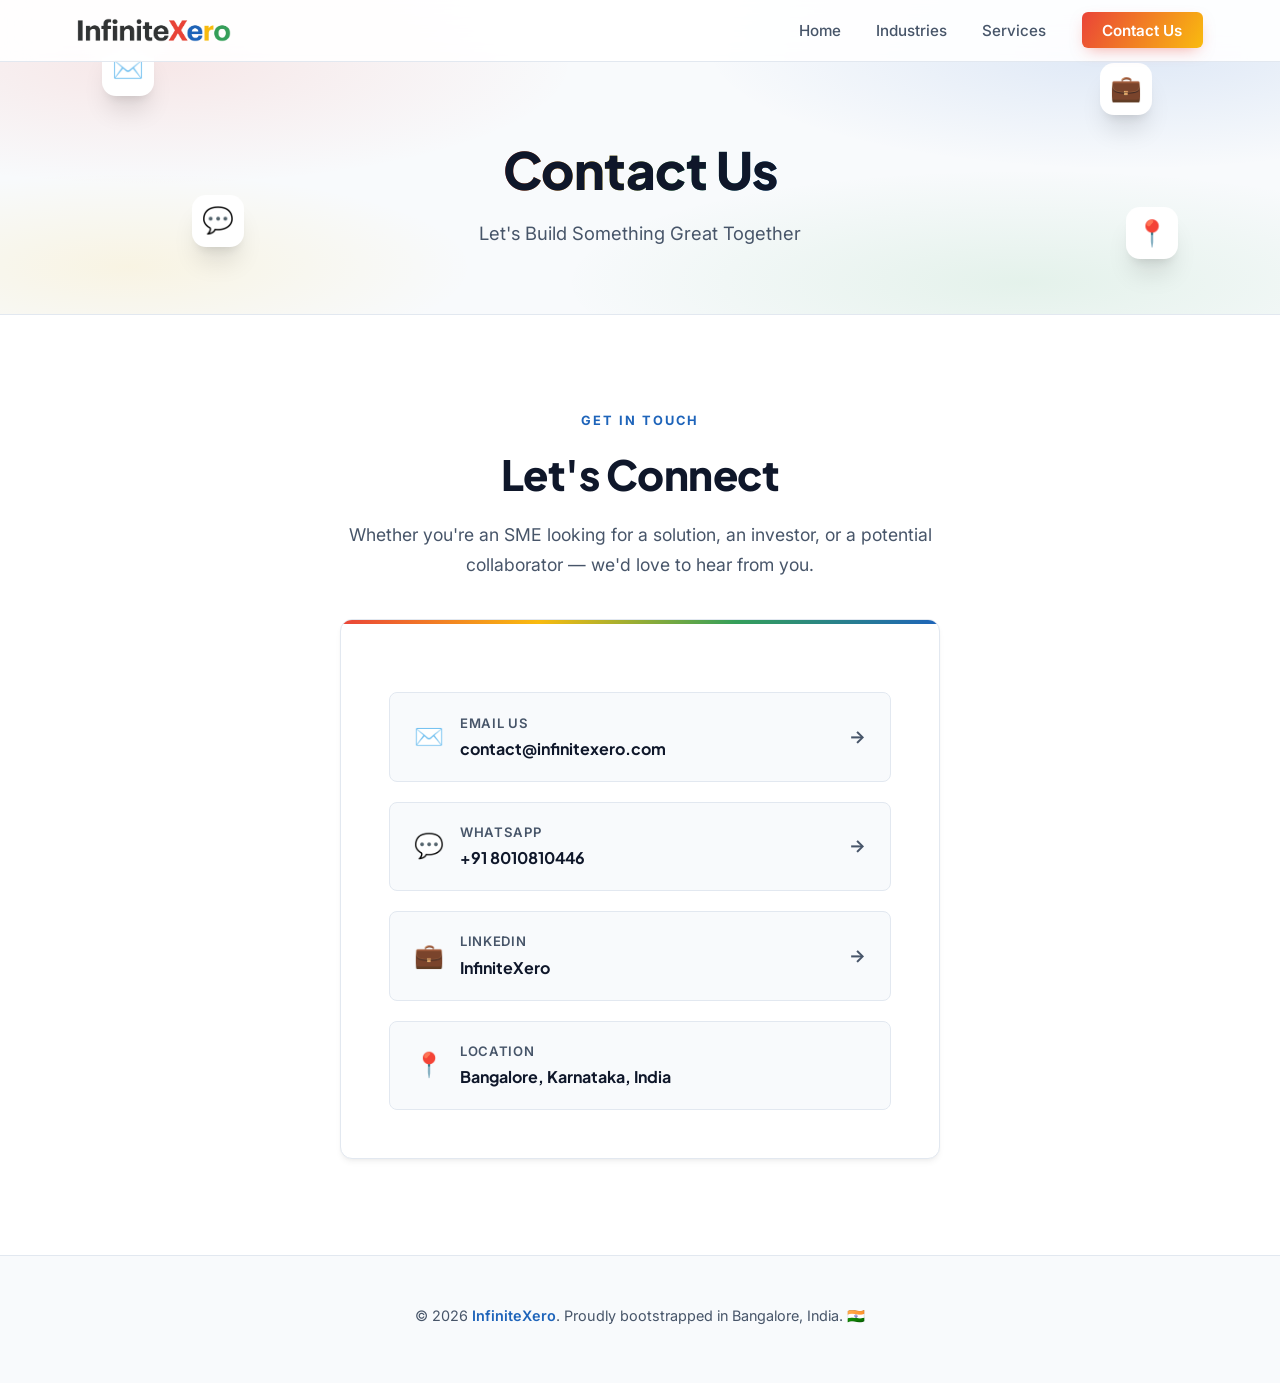
<file: contact-us.html>
<!DOCTYPE html>
<html lang="en">

<head>
  <meta charset="UTF-8" />
  <meta name="viewport" content="width=device-width, initial-scale=1.0" />
  <title>Contact Us — InfiniteXero</title>
  <link rel="stylesheet" href="/style.css" />
    <link rel="icon" type="image/png" href="/ix_logo_lightbg.png" />
  <style>
    /* ── PAGE-SPECIFIC CONTACT STYLE ── */
    .page-hero {
      min-height: 35vh;
      display: flex;
      flex-direction: column;
      align-items: center;
      justify-content: center;
      text-align: center;
      padding: 8rem 6% 4rem;
      background: var(--bg-secondary);
      border-bottom: 1px solid var(--border);
      position: relative;
      overflow: hidden;
    }

    .page-hero h1 {
      font-family: 'Plus Jakarta Sans', sans-serif;
      font-size: clamp(2.2rem, 5vw, 3.2rem);
      font-weight: 800;
      color: var(--text);
      margin-bottom: 0.5rem;
      letter-spacing: -0.5px;
    }

    .page-hero p {
      color: var(--text-muted);
      font-size: 1.15rem;
      max-width: 600px;
      margin: 0 auto;
    }

    #contact {
      background: var(--bg);
    }

    .contact-wrap {
      max-width: 600px;
      margin: 0 auto;
      text-align: center;
    }

    .contact-card {
      background: var(--card-bg);
      border: 1px solid var(--border);
      border-radius: 12px;
      padding: 3rem;
      margin-top: 2.5rem;
      box-shadow: var(--card-shadow);
      position: relative;
      overflow: hidden;
    }

    .contact-card::before {
      content: '';
      position: absolute;
      top: 0;
      left: 0;
      right: 0;
      height: 4px;
      background: var(--grad-full);
    }

    .contact-links {
      display: flex;
      flex-direction: column;
      gap: 1.25rem;
      margin-top: 1.5rem;
    }

    .contact-link {
      display: flex;
      align-items: center;
      justify-content: space-between;
      background: var(--bg-secondary);
      border: 1px solid var(--border);
      border-radius: 8px;
      padding: 1.2rem 1.5rem;
      text-decoration: none;
      color: var(--text);
      transition: border-color 0.2s, background 0.2s;
    }

    .contact-link:hover {
      border-color: var(--accent-blue);
      background: rgba(30, 98, 201, 0.02);
    }

    .contact-link-left {
      display: flex;
      align-items: center;
      gap: 1rem;
      text-align: left;
      min-width: 0;
    }

    .contact-link-left > div {
      min-width: 0;
    }

    .contact-link-icon {
      font-size: 1.5rem;
    }

    .contact-link-label {
      font-size: 0.82rem;
      color: var(--text-muted);
      font-weight: 600;
      text-transform: uppercase;
      letter-spacing: 0.05em;
    }

    .contact-link-value {
      font-family: 'Plus Jakarta Sans', sans-serif;
      font-size: 1rem;
      font-weight: 700;
      color: var(--text);
      margin-top: 0.15rem;
      word-break: break-all;
    }

    .contact-arrow {
      color: var(--text-muted);
      font-size: 1.1rem;
      font-weight: 700;
    }

    .page-title {
      font-family: 'Plus Jakarta Sans', sans-serif;
      font-size: clamp(2rem, 4vw, 2.6rem);
      font-weight: 800;
      letter-spacing: -0.5px;
      margin-bottom: 0.75rem;
      color: var(--text);
    }

    @media (max-width: 768px) {
      .contact-card {
        padding: 2rem 1.5rem;
      }
      .contact-link {
        flex-direction: column;
        align-items: flex-start;
        gap: 0.75rem;
        padding: 1.2rem;
      }
      .contact-arrow {
        display: none;
      }
      .contact-link-value {
        font-size: 0.9rem;
        word-break: break-all;
      }
    }
  </style>
</head>

<body>

  <!-- NAV -->
  <nav>
    <a class="logo" href="/home">
      <img src="/infinitexero_logo.png" alt="InfiniteXero" />
    </a>
    <button class="hamburger" id="hamburger">
      <span></span>
      <span></span>
      <span></span>
    </button>
    <ul class="nav-links" id="navLinks">
      <li><a href="/home">Home</a></li>
      <li><a href="/products">Industries</a></li>
      <li><a href="/services">Services</a></li>
      <li><a href="/contact-us.html" class="nav-cta">Contact Us</a></li>
    </ul>
  </nav>

  <script>
    const hamburger = document.getElementById('hamburger');
    const navLinks = document.getElementById('navLinks');

    hamburger.addEventListener('click', () => {
      hamburger.classList.toggle('active');
      navLinks.classList.toggle('active');
    });

    document.querySelectorAll('.nav-links a').forEach(link => {
      link.addEventListener('click', () => {
        hamburger.classList.remove('active');
        navLinks.classList.remove('active');
      });
    });
  </script>

  <!-- PAGE HEADER -->
  <section class="page-hero">
    <span class="deco-badge d1">✉️</span>
    <span class="deco-badge d2">💬</span>
    <span class="deco-badge d3">💼</span>
    <span class="deco-badge d4">📍</span>
    <h1>Contact Us</h1>
    <p>Let's Build Something Great Together</p>
  </section>

  <!-- CONTACT -->
  <section id="contact">
    <div class="contact-wrap">
      <div class="section-eyebrow">Get In Touch</div>
      <h2 class="page-title">Let's Connect</h2>
      <p class="section-sub" style="margin: 0 auto 2.5rem;">Whether you're an SME looking for a solution, an investor, or a potential collaborator — we'd love to hear from you.</p>
      
      <div class="contact-card">
        <div class="contact-links">
          <a class="contact-link" href="mailto:contact@infinitexero.com">
            <div class="contact-link-left">
              <span class="contact-link-icon">✉️</span>
              <div>
                <div class="contact-link-label">Email Us</div>
                <div class="contact-link-value">contact@infinitexero.com</div>
              </div>
            </div>
            <span class="contact-arrow">&rarr;</span>
          </a>
          <a class="contact-link" href="https://wa.me/918010810446" target="_blank">
            <div class="contact-link-left">
              <span class="contact-link-icon">💬</span>
              <div>
                <div class="contact-link-label">WhatsApp</div>
                <div class="contact-link-value">+91 8010810446</div>
              </div>
            </div>
            <span class="contact-arrow">&rarr;</span>
          </a>
          <a class="contact-link" href="https://www.linkedin.com/company/infinitexero/about/" target="_blank">
            <div class="contact-link-left">
              <span class="contact-link-icon">💼</span>
              <div>
                <div class="contact-link-label">LinkedIn</div>
                <div class="contact-link-value">InfiniteXero</div>
              </div>
            </div>
            <span class="contact-arrow">&rarr;</span>
          </a>
          <div class="contact-link" style="cursor:default;">
            <div class="contact-link-left">
              <span class="contact-link-icon">📍</span>
              <div>
                <div class="contact-link-label">Location</div>
                <div class="contact-link-value">Bangalore, Karnataka, India</div>
              </div>
            </div>
          </div>
        </div>
      </div>
    </div>
  </section>

  <!-- FOOTER -->
  <footer>
    <p>© 2026 <span>InfiniteXero</span>. Proudly bootstrapped in Bangalore, India. 🇮🇳</p>
  </footer>

</body>

</html>
</file>
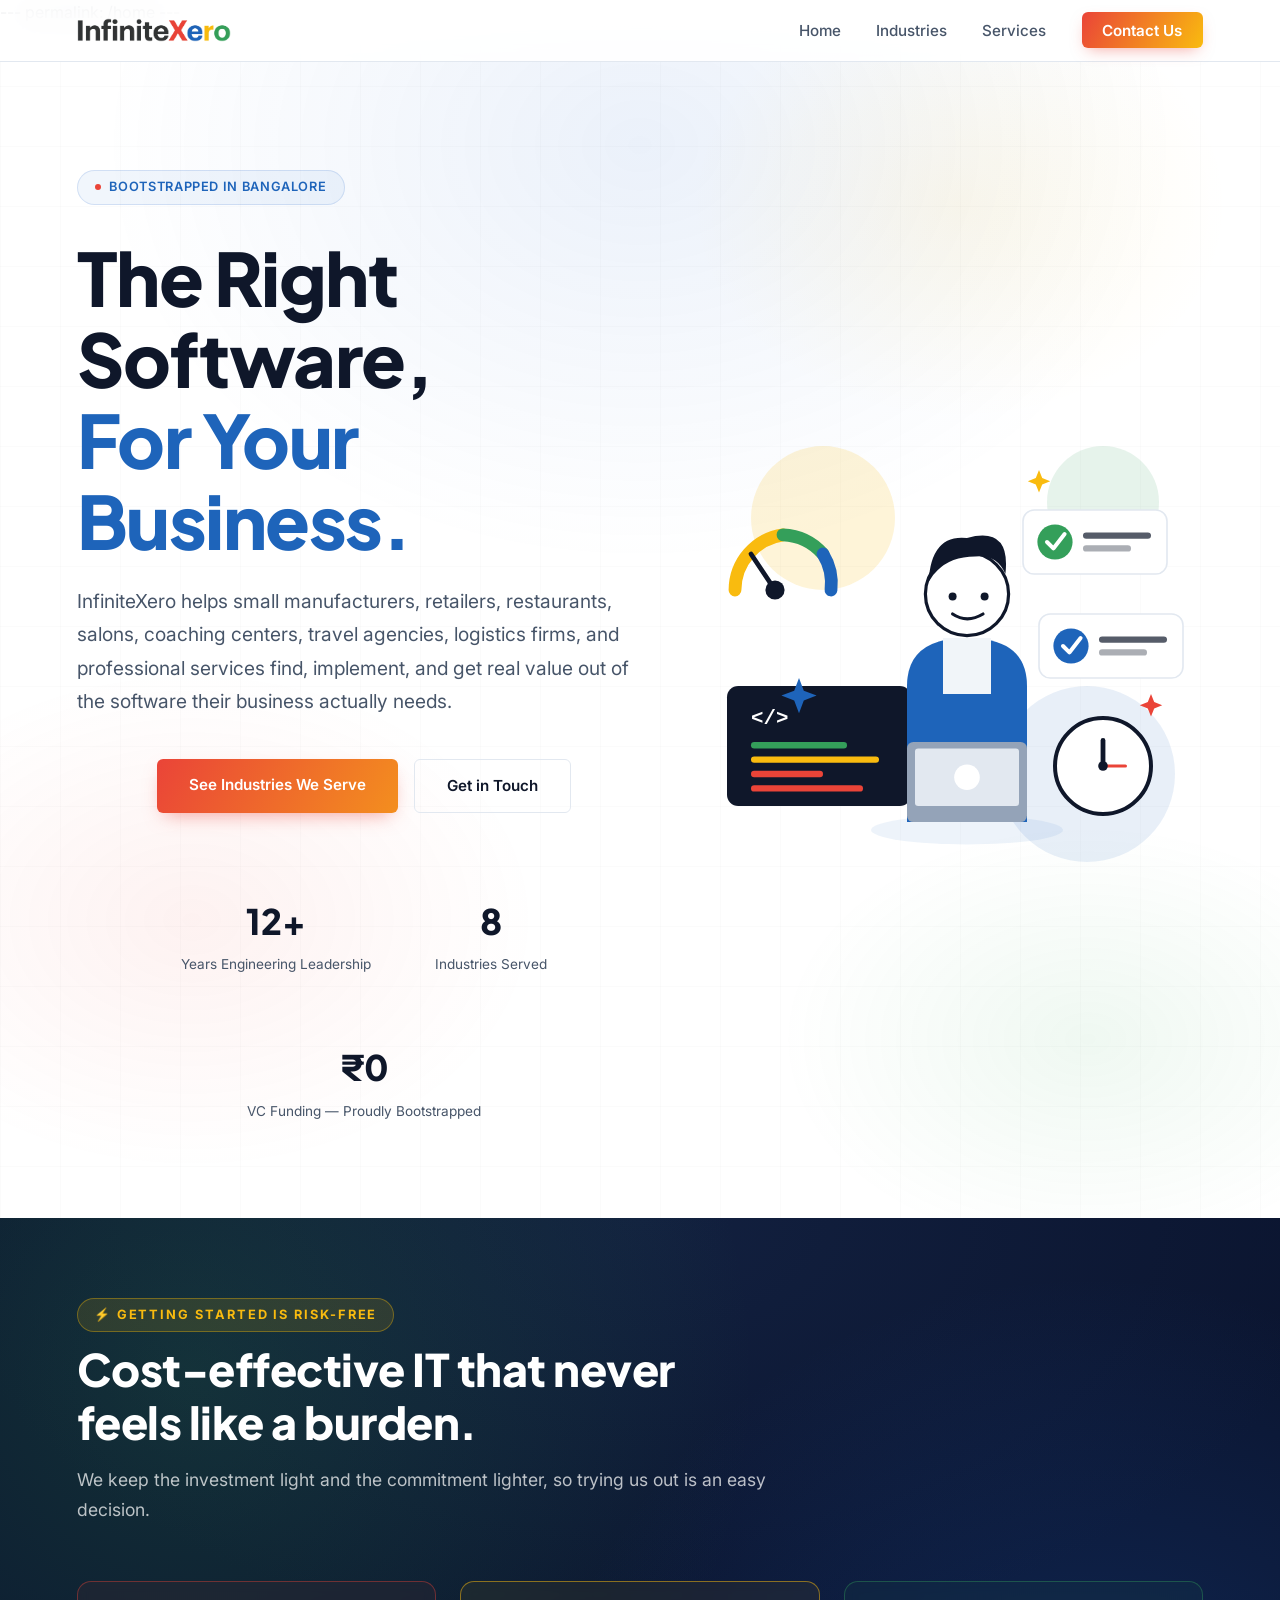
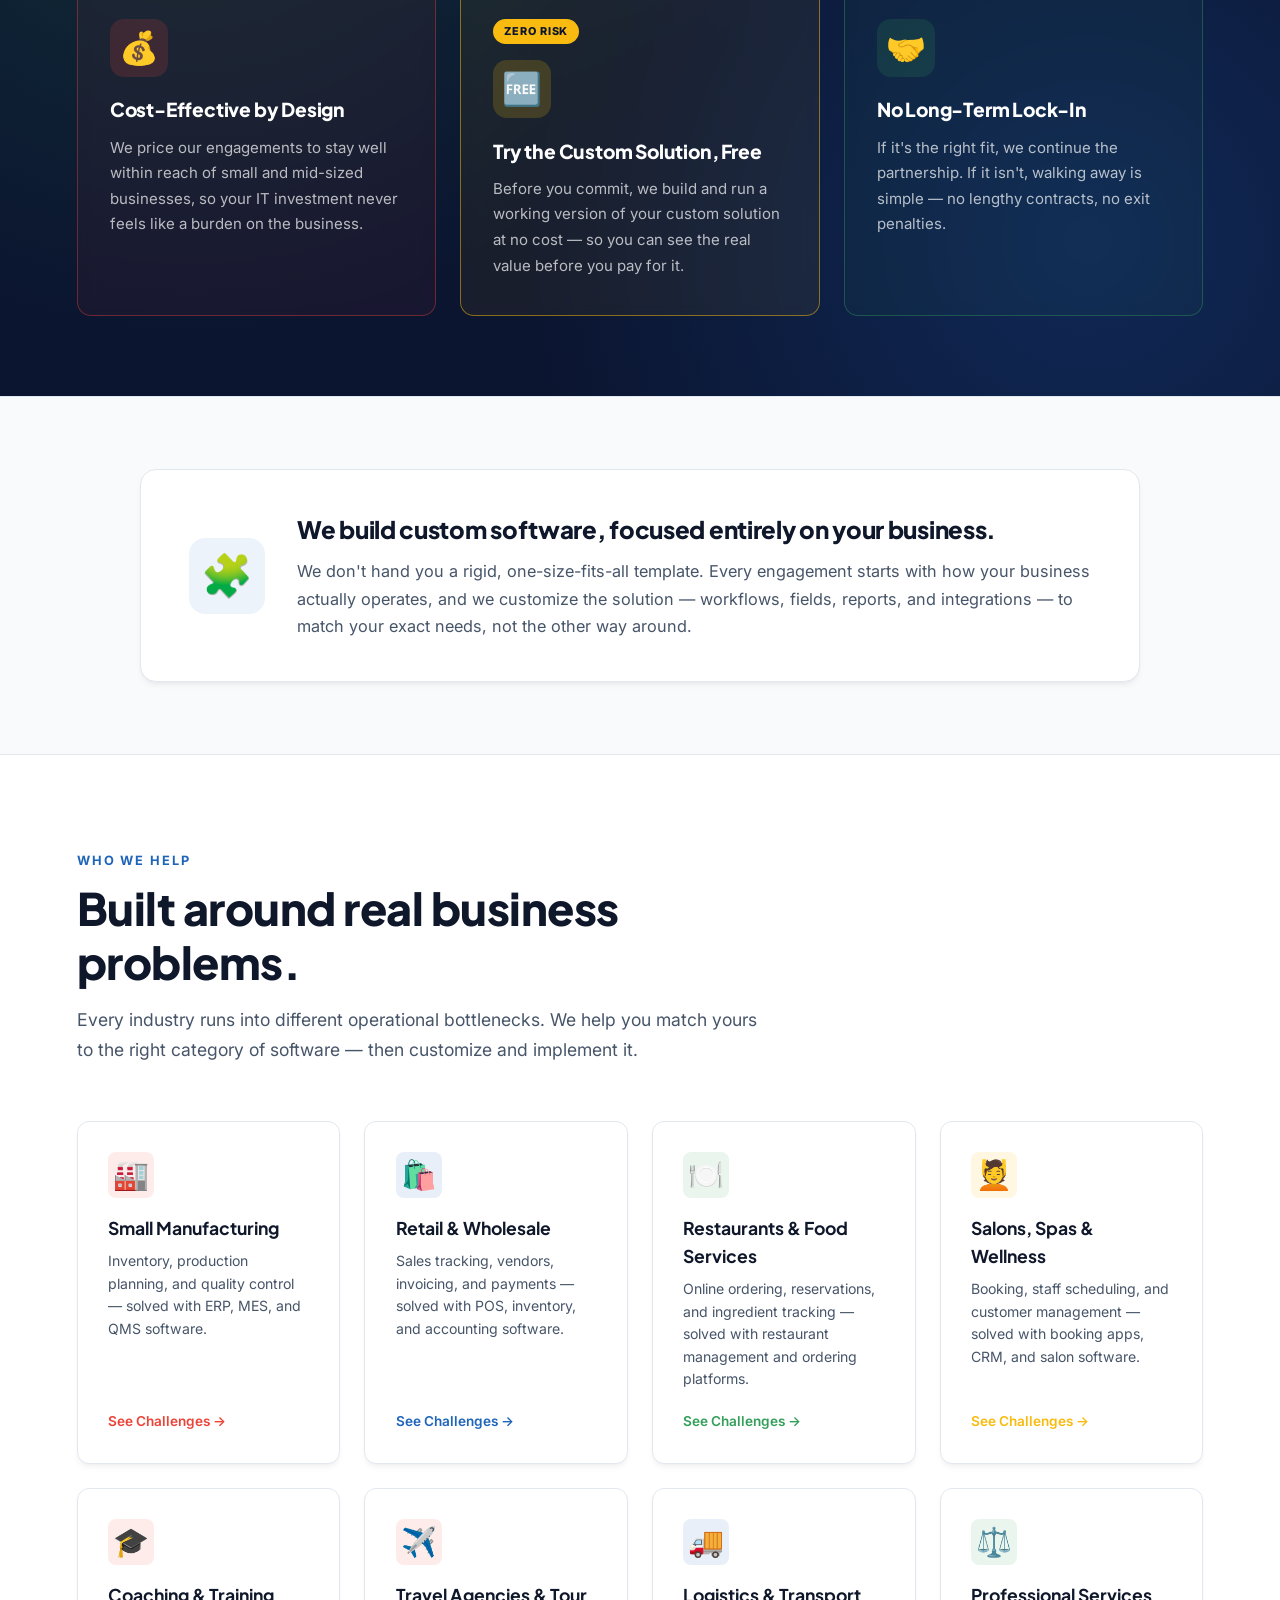
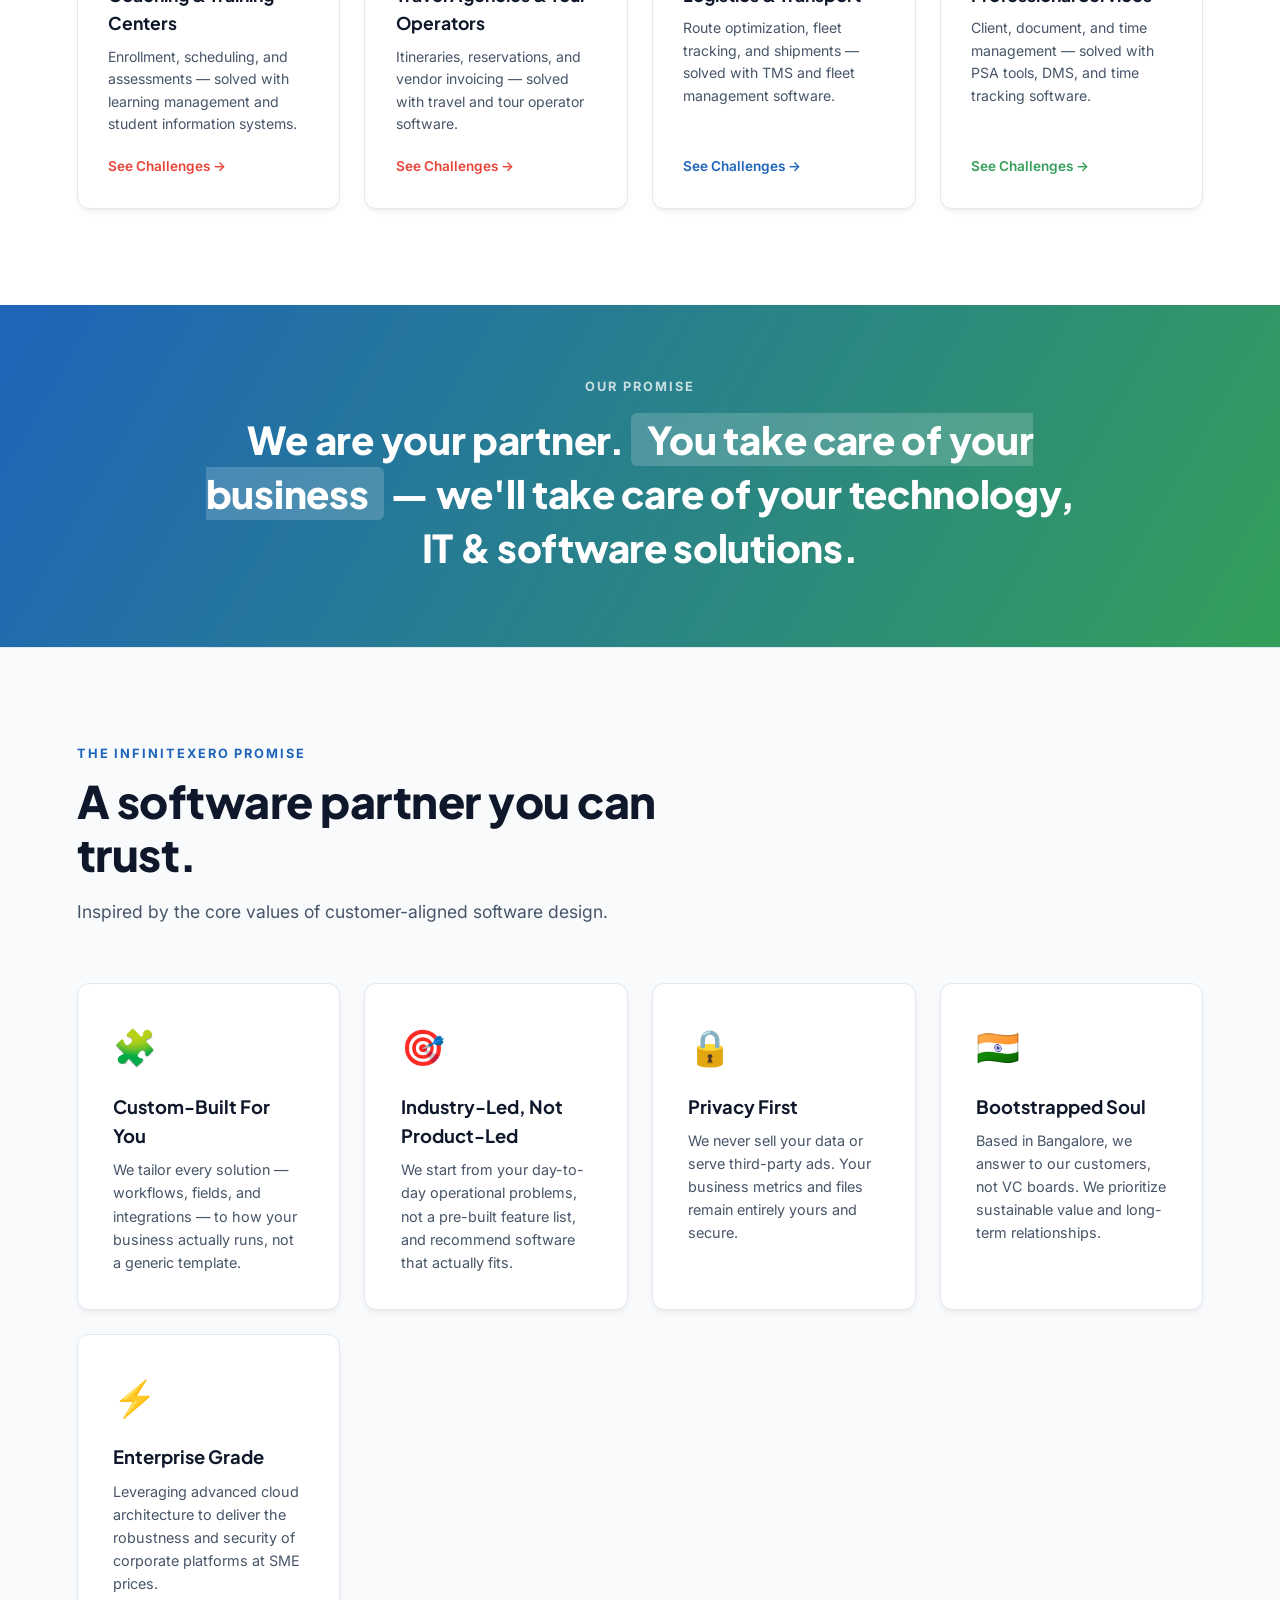
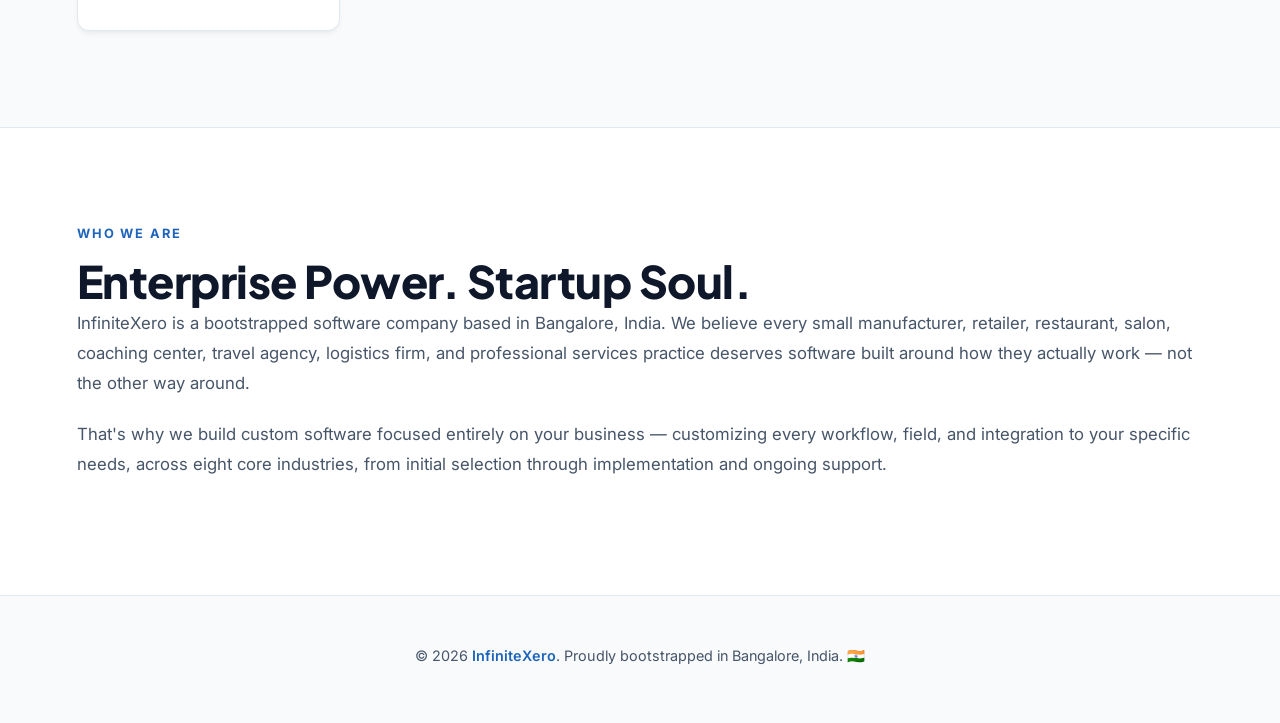
<file: home.html>
---
permalink: /home
---
<!DOCTYPE html>
<html lang="en">

<head>
  <meta charset="UTF-8" />
  <meta name="viewport" content="width=device-width, initial-scale=1.0" />
  <title>InfiniteXero — Build Without Limits</title>
  <link rel="stylesheet" href="/style.css" />
    <link rel="icon" type="image/png" href="/ix_logo_lightbg.png" />
  <style>
    /* ── PAGE-SPECIFIC HOME STYLE ── */

    /* Respect users who've asked for less motion */
    @media (prefers-reduced-motion: reduce) {
      * { animation-duration: 0.01ms !important; animation-iteration-count: 1 !important; transition-duration: 0.01ms !important; }
    }

    @keyframes fadeUp {
      from { opacity: 0; transform: translateY(24px); }
      to { opacity: 1; transform: translateY(0); }
    }

    @keyframes floatBlob {
      0%, 100% { transform: translate(0, 0) scale(1); }
      50% { transform: translate(15px, -20px) scale(1.05); }
    }

    @keyframes pulseDot {
      0%, 100% { transform: scale(1); opacity: 1; }
      50% { transform: scale(1.4); opacity: 0.6; }
    }

    /* Scroll-reveal: elements start hidden, JS flips .is-visible on intersect */
    .reveal {
      opacity: 0;
      transform: translateY(28px);
      transition: opacity 0.7s ease, transform 0.7s ease;
    }

    .reveal.is-visible {
      opacity: 1;
      transform: translateY(0);
    }

    .reveal-stagger.is-visible > * {
      animation: fadeUp 0.6s ease both;
    }

    .reveal-stagger.is-visible > *:nth-child(1) { animation-delay: 0.05s; }
    .reveal-stagger.is-visible > *:nth-child(2) { animation-delay: 0.12s; }
    .reveal-stagger.is-visible > *:nth-child(3) { animation-delay: 0.19s; }
    .reveal-stagger.is-visible > *:nth-child(4) { animation-delay: 0.26s; }
    .reveal-stagger.is-visible > *:nth-child(5) { animation-delay: 0.33s; }
    .reveal-stagger.is-visible > *:nth-child(6) { animation-delay: 0.4s; }
    .reveal-stagger.is-visible > *:nth-child(7) { animation-delay: 0.47s; }
    .reveal-stagger.is-visible > *:nth-child(8) { animation-delay: 0.54s; }

    .hero {
      min-height: 90vh;
      display: grid;
      grid-template-columns: 1.05fr 0.95fr;
      align-items: center;
      gap: 2rem;
      text-align: left;
      padding: 9rem 6% 6rem;
      position: relative;
      overflow: hidden;
      background: #ffffff;
    }

    .hero-copy {
      position: relative;
      z-index: 1;
    }

    .hero-actions,
    .hero-stats {
      justify-content: flex-start;
    }

    .hero p {
      margin: 0 0 2.5rem;
    }

    /* ── HERO ILLUSTRATION ── */
    .hero-illustration {
      position: relative;
      z-index: 1;
      display: flex;
      align-items: center;
      justify-content: center;
      animation: fadeUp 0.9s ease 0.25s both;
    }

    .hero-illustration svg {
      width: 100%;
      max-width: 480px;
      height: auto;
      overflow: visible;
    }

    @keyframes illoFloatA {
      0%, 100% { transform: translate(0, 0) rotate(0deg); }
      50% { transform: translate(6px, -14px) rotate(3deg); }
    }
    @keyframes illoFloatB {
      0%, 100% { transform: translate(0, 0) rotate(0deg); }
      50% { transform: translate(-8px, -10px) rotate(-4deg); }
    }
    @keyframes illoBob {
      0%, 100% { transform: translateY(0); }
      50% { transform: translateY(-10px); }
    }
    @keyframes illoSpin {
      from { transform: rotate(0deg); }
      to { transform: rotate(360deg); }
    }
    @keyframes illoSparkle {
      0%, 100% { opacity: 0.35; transform: scale(0.85); }
      50% { opacity: 1; transform: scale(1.15); }
    }
    @keyframes illoTick {
      0%, 100% { transform: rotate(0deg); }
      50% { transform: rotate(8deg); }
    }

    .illo-card-1 { animation: illoFloatA 5s ease-in-out infinite; transform-origin: center; }
    .illo-card-2 { animation: illoFloatB 6s ease-in-out infinite; transform-origin: center; }
    .illo-gauge-needle { animation: illoTick 3.4s ease-in-out infinite; transform-origin: 90px 210px; }
    .illo-clock-hand-min { animation: illoSpin 8s linear infinite; transform-origin: 500px 430px; }
    .illo-clock-hand-hr { animation: illoSpin 32s linear infinite; transform-origin: 500px 430px; }
    .illo-person { animation: illoBob 4.5s ease-in-out infinite; transform-origin: center; }
    .illo-sparkle-a { animation: illoSparkle 2.2s ease-in-out infinite; }
    .illo-sparkle-b { animation: illoSparkle 2.6s ease-in-out infinite 0.4s; }
    .illo-sparkle-c { animation: illoSparkle 1.9s ease-in-out infinite 0.8s; }
    .illo-blob { animation: illoFloatA 10s ease-in-out infinite; transform-origin: center; }

    @media (max-width: 900px) {
      .hero {
        grid-template-columns: 1fr;
        text-align: center;
      }
      .hero-actions, .hero-stats {
        justify-content: center;
      }
      .hero-illustration {
        order: -1;
        margin-bottom: 1rem;
      }
      .hero-illustration svg {
        max-width: 320px;
      }
    }

    .hero-badge, .hero h1, .hero p, .hero-actions, .hero-stats {
      animation: fadeUp 0.8s ease both;
    }

    .hero h1 { animation-delay: 0.1s; }
    .hero p { animation-delay: 0.2s; }
    .hero-actions { animation-delay: 0.3s; }
    .hero-stats { animation-delay: 0.4s; }

    .hero-mesh {
      position: absolute;
      inset: 0;
      z-index: 0;
      background:
        radial-gradient(ellipse 60% 50% at 50% 10%, rgba(30, 98, 201, 0.09) 0%, transparent 70%),
        radial-gradient(ellipse 40% 30% at 85% 85%, rgba(52, 168, 83, 0.08) 0%, transparent 60%),
        radial-gradient(ellipse 45% 35% at 15% 75%, rgba(234, 67, 53, 0.07) 0%, transparent 60%),
        radial-gradient(ellipse 35% 30% at 75% 15%, rgba(251, 188, 5, 0.08) 0%, transparent 60%);
      animation: floatBlob 12s ease-in-out infinite;
    }

    .grid-overlay {
      position: absolute;
      inset: 0;
      z-index: 0;
      background-image:
        linear-gradient(rgba(0, 0, 0, 0.015) 1px, transparent 1px),
        linear-gradient(90deg, rgba(0, 0, 0, 0.015) 1px, transparent 1px);
      background-size: 60px 60px;
    }

    .hero-badge {
      position: relative;
      z-index: 1;
      display: inline-flex;
      align-items: center;
      gap: 0.5rem;
      background: rgba(30, 98, 201, 0.06);
      border: 1px solid rgba(30, 98, 201, 0.15);
      color: var(--accent-blue);
      font-size: 0.8rem;
      font-weight: 600;
      padding: 0.4rem 1.1rem;
      border-radius: 999px;
      margin-bottom: 2rem;
      letter-spacing: 0.05em;
      text-transform: uppercase;
    }

    .hero-badge::before {
      content: '';
      width: 6px;
      height: 6px;
      border-radius: 50%;
      background: var(--accent-red);
      animation: pulseDot 2s ease-in-out infinite;
    }

    .hero h1 {
      position: relative;
      z-index: 1;
      font-family: 'Plus Jakarta Sans', sans-serif;
      font-size: clamp(2.8rem, 6vw, 4.6rem);
      font-weight: 800;
      line-height: 1.1;
      letter-spacing: -1.5px;
      margin-bottom: 1.5rem;
      color: var(--text);
    }

    .hero h1 span {
      color: var(--accent-blue);
    }

    .hero p {
      position: relative;
      z-index: 1;
      color: var(--text-muted);
      font-size: 1.2rem;
      max-width: 640px;
      margin: 0 auto 2.5rem;
      font-weight: 400;
      line-height: 1.75;
    }

    .hero-actions {
      position: relative;
      z-index: 1;
      display: flex;
      gap: 1rem;
      flex-wrap: wrap;
      justify-content: center;
    }

    .hero-stats {
      position: relative;
      z-index: 1;
      display: flex;
      gap: 4rem;
      justify-content: center;
      margin-top: 5rem;
      flex-wrap: wrap;
    }

    .stat {
      text-align: center;
    }

    .stat-num {
      font-family: 'Plus Jakarta Sans', sans-serif;
      font-size: 2.2rem;
      font-weight: 800;
      color: var(--text);
    }

    .stat-label {
      color: var(--text-muted);
      font-size: 0.85rem;
      margin-top: 0.3rem;
    }

    /* ── CUSTOM SOFTWARE BANNER ── */
    #custom-software {
      background: var(--bg-secondary);
      border-top: 1px solid var(--border);
      padding: 4.5rem 6%;
    }

    .custom-banner {
      max-width: 1000px;
      margin: 0 auto;
      display: grid;
      grid-template-columns: auto 1fr;
      gap: 2rem;
      align-items: center;
      background: var(--card-bg);
      border: 1px solid var(--border);
      border-radius: 16px;
      padding: 2.5rem 3rem;
      box-shadow: var(--card-shadow);
      transition: box-shadow 0.3s, transform 0.3s;
    }

    .custom-banner:hover {
      box-shadow: var(--card-shadow-hover);
      transform: translateY(-3px);
    }

    .custom-banner-icon {
      font-size: 2.6rem;
      width: 76px;
      height: 76px;
      flex-shrink: 0;
      display: flex;
      align-items: center;
      justify-content: center;
      border-radius: 16px;
      background: rgba(30, 98, 201, 0.08);
    }

    .custom-banner-title {
      font-family: 'Plus Jakarta Sans', sans-serif;
      font-size: 1.5rem;
      font-weight: 800;
      color: var(--text);
      margin-bottom: 0.6rem;
      letter-spacing: -0.3px;
    }

    .custom-banner-desc {
      color: var(--text-muted);
      font-size: 1.02rem;
      line-height: 1.7;
    }

    @media (max-width: 640px) {
      .custom-banner {
        grid-template-columns: 1fr;
        text-align: center;
        padding: 2rem;
      }
      .custom-banner-icon {
        margin: 0 auto;
      }
    }

    /* ── INDUSTRIES OVERVIEW ── */
    #industries-overview {
      background: var(--bg);
      border-top: 1px solid var(--border);
    }

    .industries-overview-grid {
      display: grid;
      grid-template-columns: repeat(auto-fit, minmax(260px, 1fr));
      gap: 1.5rem;
    }

    .industry-overview-card {
      background: var(--card-bg);
      border: 1px solid var(--border);
      border-radius: 12px;
      padding: 1.9rem;
      transition: transform 0.35s cubic-bezier(0.22, 1, 0.36, 1), box-shadow 0.35s, border-color 0.35s;
      box-shadow: var(--card-shadow);
      text-decoration: none;
      color: inherit;
      display: flex;
      flex-direction: column;
    }

    .industry-overview-card:hover {
      transform: translateY(-6px) scale(1.015);
      box-shadow: var(--card-shadow-hover);
    }

    .industry-overview-card:hover .industry-overview-icon {
      transform: scale(1.12) rotate(-4deg);
    }

    .industry-overview-icon {
      transition: transform 0.3s cubic-bezier(0.22, 1, 0.36, 1);
    }

    .industry-overview-link {
      transition: gap 0.2s;
    }

    .industry-overview-card:hover .industry-overview-link {
      gap: 0.55rem;
    }

    .industry-overview-card.i1:hover { border-color: var(--accent-red); }
    .industry-overview-card.i2:hover { border-color: var(--accent-blue); }
    .industry-overview-card.i3:hover { border-color: var(--accent-green); }
    .industry-overview-card.i4:hover { border-color: var(--accent-yellow); }
    .industry-overview-card.i5:hover { border-color: var(--accent-red); }

    .industry-overview-icon {
      font-size: 1.8rem;
      margin-bottom: 1rem;
      width: 46px;
      height: 46px;
      display: flex;
      align-items: center;
      justify-content: center;
      border-radius: 8px;
    }

    .i1 .industry-overview-icon { background: rgba(234, 68, 56, 0.1); color: var(--accent-red); }
    .i2 .industry-overview-icon { background: rgba(30, 100, 186, 0.1); color: var(--accent-blue); }
    .i3 .industry-overview-icon { background: rgba(52, 159, 90, 0.1); color: var(--accent-green); }
    .i4 .industry-overview-icon { background: rgba(249, 187, 15, 0.12); color: var(--accent-yellow); }
    .i5 .industry-overview-icon { background: rgba(234, 68, 56, 0.1); color: var(--accent-red); }

    .industry-overview-title {
      font-family: 'Plus Jakarta Sans', sans-serif;
      font-size: 1.1rem;
      font-weight: 700;
      margin-bottom: 0.5rem;
      color: var(--text);
    }

    .industry-overview-desc {
      color: var(--text-muted);
      font-size: 0.88rem;
      line-height: 1.6;
      margin-bottom: 1.25rem;
      flex-grow: 1;
    }

    .industry-overview-link {
      color: var(--accent-blue);
      font-weight: 600;
      font-size: 0.85rem;
      display: flex;
      align-items: center;
      gap: 0.35rem;
      margin-top: auto;
    }

    .i1 .industry-overview-link { color: var(--accent-red); }
    .i2 .industry-overview-link { color: var(--accent-blue); }
    .i3 .industry-overview-link { color: var(--accent-green); }
    .i4 .industry-overview-link { color: var(--accent-yellow); }
    .i5 .industry-overview-link { color: var(--accent-red); }

    /* ── PARTNER STATEMENT ── */
    #partner-statement {
      background: linear-gradient(120deg, var(--accent-blue), var(--accent-green));
      padding: 4.5rem 6%;
      position: relative;
      overflow: hidden;
    }

    .partner-statement-inner {
      max-width: 900px;
      margin: 0 auto;
      text-align: center;
      position: relative;
      z-index: 1;
    }

    .partner-statement-eyebrow {
      font-size: 0.8rem;
      font-weight: 700;
      letter-spacing: 0.15em;
      text-transform: uppercase;
      color: rgba(255, 255, 255, 0.75);
      margin-bottom: 1rem;
    }

    .partner-statement-text {
      font-family: 'Plus Jakarta Sans', sans-serif;
      font-size: clamp(1.5rem, 3.2vw, 2.4rem);
      font-weight: 800;
      line-height: 1.4;
      color: #ffffff;
      letter-spacing: -0.3px;
    }

    .partner-statement-text .highlight {
      background: rgba(255, 255, 255, 0.18);
      padding: 0.05em 0.4em;
      border-radius: 6px;
    }

    /* ── WHY US ── */
    #why-us {
      background: var(--bg-secondary);
      border-top: 1px solid var(--border);
    }

    .values-grid {
      display: grid;
      grid-template-columns: repeat(auto-fit, minmax(230px, 1fr));
      gap: 1.5rem;
    }

    .value-card {
      background: var(--card-bg);
      border: 1px solid var(--border);
      border-radius: 12px;
      padding: 2.2rem;
      box-shadow: var(--card-shadow);
      transition: transform 0.3s cubic-bezier(0.22, 1, 0.36, 1), box-shadow 0.3s;
    }

    .value-card:hover {
      transform: translateY(-4px);
      box-shadow: var(--card-shadow-hover);
    }

    .value-card:hover .value-emoji {
      transform: scale(1.15);
    }

    .value-emoji {
      font-size: 2.2rem;
      margin-bottom: 1rem;
      display: inline-block;
      transition: transform 0.3s cubic-bezier(0.22, 1, 0.36, 1);
    }

    .value-name {
      font-family: 'Plus Jakarta Sans', sans-serif;
      font-size: 1.15rem;
      font-weight: 700;
      margin-bottom: 0.5rem;
      color: var(--text);
    }

    .value-desc {
      color: var(--text-muted);
      font-size: 0.9rem;
      line-height: 1.6;
    }

    /* ── RISK-FREE ENGAGEMENT (attention-grabbing banner) ── */
    @keyframes glowPulse {
      0%, 100% { box-shadow: 0 0 0 0 rgba(249, 187, 15, 0.35); }
      50% { box-shadow: 0 0 0 10px rgba(249, 187, 15, 0); }
    }

    #risk-free {
      background: radial-gradient(ellipse 100% 100% at 50% 0%, #12203f 0%, #0b1530 55%, #08102400 100%), #0b1530;
      position: relative;
      overflow: hidden;
      padding: 5rem 6%;
    }

    #risk-free::before {
      content: '';
      position: absolute;
      inset: 0;
      background:
        radial-gradient(circle at 15% 20%, rgba(52, 168, 83, 0.18) 0%, transparent 45%),
        radial-gradient(circle at 85% 80%, rgba(30, 98, 201, 0.25) 0%, transparent 45%);
      pointer-events: none;
    }

    #risk-free .section-header {
      position: relative;
      z-index: 1;
    }

    #risk-free .section-eyebrow {
      display: inline-flex;
      align-items: center;
      gap: 0.5rem;
      background: rgba(251, 188, 5, 0.12);
      border: 1px solid rgba(251, 188, 5, 0.35);
      color: var(--accent-yellow);
      padding: 0.35rem 1rem;
      border-radius: 999px;
    }

    #risk-free .section-title {
      color: #ffffff;
    }

    #risk-free .section-sub {
      color: rgba(255, 255, 255, 0.72);
    }

    .risk-free-grid {
      display: grid;
      grid-template-columns: repeat(auto-fit, minmax(260px, 1fr));
      gap: 1.5rem;
      position: relative;
      z-index: 1;
    }

    .risk-free-card {
      background: rgba(255, 255, 255, 0.04);
      border: 1px solid rgba(255, 255, 255, 0.12);
      backdrop-filter: blur(6px);
      border-radius: 14px;
      padding: 2.3rem 2rem;
      transition: transform 0.35s cubic-bezier(0.22, 1, 0.36, 1), box-shadow 0.35s, border-color 0.35s, background 0.35s;
    }

    .risk-free-card:hover {
      transform: translateY(-6px) scale(1.02);
      border-color: rgba(255, 255, 255, 0.3);
      background: rgba(255, 255, 255, 0.07);
      box-shadow: 0 20px 40px -10px rgba(0, 0, 0, 0.5);
    }

    .risk-free-card:hover .risk-free-icon {
      transform: scale(1.15) rotate(-6deg);
    }

    .risk-free-card.rf-red { border-color: rgba(234, 68, 56, 0.4); background: rgba(234, 68, 56, 0.06); }
    .risk-free-card.rf-yellow { border-color: rgba(249, 187, 15, 0.5); background: rgba(249, 187, 15, 0.06); }
    .risk-free-card.rf-green { border-color: rgba(52, 159, 90, 0.4); background: rgba(52, 159, 90, 0.06); }

    .risk-free-badge {
      display: inline-block;
      font-size: 0.68rem;
      font-weight: 800;
      letter-spacing: 0.08em;
      text-transform: uppercase;
      color: #0b1530;
      background: var(--accent-yellow);
      padding: 0.25rem 0.7rem;
      border-radius: 999px;
      margin-bottom: 1rem;
    }

    .risk-free-icon {
      font-size: 2rem;
      margin-bottom: 1.1rem;
      width: 58px;
      height: 58px;
      display: flex;
      align-items: center;
      justify-content: center;
      border-radius: 14px;
      background: rgba(255, 255, 255, 0.08);
      transition: transform 0.35s cubic-bezier(0.22, 1, 0.36, 1);
    }

    .rf-red .risk-free-icon { background: rgba(234, 68, 56, 0.16); }
    .rf-yellow .risk-free-icon { background: rgba(249, 187, 15, 0.18); animation: glowPulse 2.4s ease-in-out infinite; }
    .rf-green .risk-free-icon { background: rgba(52, 159, 90, 0.16); }

    .risk-free-name {
      font-family: 'Plus Jakarta Sans', sans-serif;
      font-size: 1.2rem;
      font-weight: 800;
      margin-bottom: 0.6rem;
      color: #ffffff;
      letter-spacing: -0.2px;
    }

    .risk-free-desc {
      color: rgba(255, 255, 255, 0.7);
      font-size: 0.94rem;
      line-height: 1.7;
    }

    /* ── ABOUT COMPANY ── */
    #about-company {
      background: var(--bg);
      border-top: 1px solid var(--border);
    }

    .about-grid {
      display: grid;
      grid-template-columns: 1fr;
      gap: 4rem;
      align-items: center;
    }

    .about-text p {
      color: var(--text-muted);
      font-size: 1.05rem;
      margin-bottom: 1.25rem;
      line-height: 1.8;
    }

    .about-card {
      background: var(--bg-secondary);
      border: 1px solid var(--border);
      border-radius: 12px;
      padding: 2.5rem;
      box-shadow: var(--card-shadow);
      position: relative;
      overflow: hidden;
    }

    .about-card::before {
      content: '';
      position: absolute;
      top: 0;
      left: 0;
      right: 0;
      height: 4px;
      background: var(--grad-full);
    }

    .founder-name {
      font-family: 'Plus Jakarta Sans', sans-serif;
      font-weight: 700;
      font-size: 1.5rem;
      margin-bottom: 0.2rem;
      color: var(--text);
    }

    .founder-role {
      color: var(--accent-blue);
      font-size: 0.9rem;
      font-weight: 600;
      margin-bottom: 1.25rem;
    }

    .founder-bio {
      color: var(--text-muted);
      font-size: 0.95rem;
      line-height: 1.75;
    }

    .exp-grid {
      display: grid;
      grid-template-columns: 1fr 1fr;
      gap: 1rem;
      margin-top: 2rem;
    }

    .exp-item {
      background: var(--card-bg);
      border: 1px solid var(--border);
      border-radius: 8px;
      padding: 1rem;
    }

    .exp-num {
      font-family: 'Plus Jakarta Sans', sans-serif;
      font-weight: 800;
      font-size: 1.35rem;
      color: var(--accent-blue);
    }

    .exp-desc {
      font-size: 0.8rem;
      color: var(--text-muted);
      margin-top: 0.2rem;
    }

    @media (max-width: 768px) {
      .hero {
        padding: 7rem 4% 4rem;
        min-height: auto;
      }
      .about-grid {
        grid-template-columns: 1fr;
        gap: 2.5rem;
      }
      .hero-stats {
        gap: 1.5rem;
        flex-direction: column;
        margin-top: 3.5rem;
      }
    }
  </style>
</head>

<body>

  <!-- NAV -->
  <nav>
    <a class="logo" href="/home">
      <img src="/infinitexero_logo.png" alt="InfiniteXero" />
    </a>
    <button class="hamburger" id="hamburger">
      <span></span>
      <span></span>
      <span></span>
    </button>
    <ul class="nav-links" id="navLinks">
      <li><a href="/home">Home</a></li>
      <li><a href="/products">Industries</a></li>
      <li><a href="/services">Services</a></li>
      <li><a href="/contact-us.html" class="nav-cta">Contact Us</a></li>
    </ul>
  </nav>

  <script>
    const hamburger = document.getElementById('hamburger');
    const navLinks = document.getElementById('navLinks');

    hamburger.addEventListener('click', () => {
      hamburger.classList.toggle('active');
      navLinks.classList.toggle('active');
    });

    document.querySelectorAll('.nav-links a').forEach(link => {
      link.addEventListener('click', () => {
        hamburger.classList.remove('active');
        navLinks.classList.remove('active');
      });
    });
  </script>

  <!-- HERO -->
  <section id="home" class="hero">
    <div class="hero-mesh"></div>
    <div class="grid-overlay"></div>
    <div class="hero-copy">
      <div class="hero-badge">Bootstrapped in Bangalore</div>
      <h1>The Right Software,<br /><span>For Your Business.</span></h1>
      <p>InfiniteXero helps small manufacturers, retailers, restaurants, salons, coaching centers, travel agencies, logistics firms, and professional services find, implement, and get real value out of the software their business actually needs.</p>
      <div class="hero-actions">
        <a href="/products" class="btn-primary">See Industries We Serve</a>
        <a href="/contact-us.html" class="btn-outline">Get in Touch</a>
      </div>
      <div class="hero-stats">
        <div class="stat">
          <div class="stat-num" data-count="12" data-suffix="+">0</div>
          <div class="stat-label">Years Engineering Leadership</div>
        </div>
        <div class="stat">
          <div class="stat-num" data-count="8">0</div>
          <div class="stat-label">Industries Served</div>
        </div>
        <div class="stat">
          <div class="stat-num">₹0</div>
          <div class="stat-label">VC Funding — Proudly Bootstrapped</div>
        </div>
      </div>
    </div>

    <div class="hero-illustration" aria-hidden="true">
      <svg viewBox="0 0 600 560" xmlns="http://www.w3.org/2000/svg">
        <!-- soft color blobs -->
        <circle class="illo-blob" cx="150" cy="120" r="90" fill="#f9bb0f" opacity="0.16" />
        <circle class="illo-blob" cx="480" cy="440" r="110" fill="#1e64ba" opacity="0.10" />
        <circle class="illo-blob" cx="500" cy="100" r="70" fill="#349f5a" opacity="0.12" />

        <!-- gauge (top-left) -->
        <g class="illo-card-2">
          <path d="M40 210 A70 70 0 0 1 100 141" fill="none" stroke="#f9bb0f" stroke-width="16" stroke-linecap="round" />
          <path d="M100 141 A70 70 0 0 1 150 165" fill="none" stroke="#349f5a" stroke-width="16" stroke-linecap="round" />
          <path d="M150 165 A70 70 0 0 1 160 210" fill="none" stroke="#1e64ba" stroke-width="16" stroke-linecap="round" />
          <circle cx="90" cy="210" r="12" fill="#0f172a" />
          <line class="illo-gauge-needle" x1="90" y1="210" x2="60" y2="165" stroke="#0f172a" stroke-width="6" stroke-linecap="round" />
        </g>

        <!-- code panel (bottom-left) -->
        <g class="illo-card-1">
          <rect x="30" y="330" width="230" height="150" rx="14" fill="#0f172a" />
          <text x="60" y="378" font-family="monospace" font-size="26" fill="#ffffff" font-weight="700">&lt;/&gt;</text>
          <rect x="60" y="400" width="120" height="8" rx="4" fill="#349f5a" />
          <rect x="60" y="418" width="160" height="8" rx="4" fill="#f9bb0f" />
          <rect x="60" y="436" width="90" height="8" rx="4" fill="#ea4438" />
          <rect x="60" y="454" width="140" height="8" rx="4" fill="#ea4438" />
        </g>

        <!-- person -->
        <g class="illo-person">
          <ellipse cx="330" cy="510" rx="120" ry="18" fill="#1e64ba" opacity="0.08" />
          <!-- body -->
          <path d="M255 500 L255 330 Q255 270 330 270 Q405 270 405 330 L405 500 Z" fill="#1e64ba" />
          <rect x="300" y="270" width="60" height="70" fill="#f1f5f9" />
          <!-- head -->
          <circle cx="330" cy="215" r="52" fill="#ffffff" stroke="#0f172a" stroke-width="4" />
          <path d="M282 200 Q285 140 330 145 Q385 130 378 190 Q368 165 340 168 Q300 168 282 200 Z" fill="#0f172a" />
          <circle cx="312" cy="218" r="5" fill="#0f172a" />
          <circle cx="352" cy="218" r="5" fill="#0f172a" />
          <path d="M312 240 Q330 252 350 240" fill="none" stroke="#0f172a" stroke-width="4" stroke-linecap="round" />
          <!-- laptop -->
          <rect x="255" y="400" width="150" height="100" rx="8" fill="#94a3b8" />
          <rect x="265" y="408" width="130" height="72" rx="4" fill="#e2e8f0" />
          <circle cx="330" cy="444" r="16" fill="#ffffff" />
        </g>

        <!-- checkmark card (upper right) -->
        <g class="illo-card-1">
          <rect x="400" y="110" width="180" height="80" rx="14" fill="#ffffff" stroke="#e2e8f0" stroke-width="2" />
          <circle cx="440" cy="150" r="22" fill="#349f5a" />
          <path d="M430 150 L438 158 L452 140" fill="none" stroke="#ffffff" stroke-width="5" stroke-linecap="round" stroke-linejoin="round" />
          <rect x="475" y="138" width="85" height="8" rx="4" fill="#0f172a" opacity="0.7" />
          <rect x="475" y="154" width="60" height="8" rx="4" fill="#0f172a" opacity="0.35" />
        </g>

        <!-- checkmark card (mid right) -->
        <g class="illo-card-2">
          <rect x="420" y="240" width="180" height="80" rx="14" fill="#ffffff" stroke="#e2e8f0" stroke-width="2" />
          <circle cx="460" cy="280" r="22" fill="#1e64ba" />
          <path d="M450 280 L458 288 L472 270" fill="none" stroke="#ffffff" stroke-width="5" stroke-linecap="round" stroke-linejoin="round" />
          <rect x="495" y="268" width="85" height="8" rx="4" fill="#0f172a" opacity="0.7" />
          <rect x="495" y="284" width="60" height="8" rx="4" fill="#0f172a" opacity="0.35" />
        </g>

        <!-- clock (bottom right) -->
        <g class="illo-card-2">
          <circle cx="500" cy="430" r="60" fill="#ffffff" stroke="#0f172a" stroke-width="5" />
          <line class="illo-clock-hand-hr" x1="500" y1="430" x2="500" y2="398" stroke="#0f172a" stroke-width="6" stroke-linecap="round" />
          <line class="illo-clock-hand-min" x1="500" y1="430" x2="528" y2="430" stroke="#ea4438" stroke-width="4" stroke-linecap="round" />
          <circle cx="500" cy="430" r="6" fill="#0f172a" />
        </g>

        <!-- sparkles -->
        <g class="illo-sparkle-a" fill="#1e64ba">
          <path d="M120 320 L126 336 L142 342 L126 348 L120 364 L114 348 L98 342 L114 336 Z" />
        </g>
        <g class="illo-sparkle-b" fill="#ea4438">
          <path d="M560 340 L564 350 L574 354 L564 358 L560 368 L556 358 L546 354 L556 350 Z" />
        </g>
        <g class="illo-sparkle-c" fill="#f9bb0f">
          <path d="M420 60 L424 70 L434 74 L424 78 L420 88 L416 78 L406 74 L416 70 Z" />
        </g>
      </svg>
    </div>
  </section>

  <!-- RISK-FREE ENGAGEMENT -->
  <section id="risk-free">
    <div class="section-header reveal">
      <div class="section-eyebrow">⚡ Getting Started Is Risk-Free</div>
      <h2 class="section-title">Cost-effective IT that never feels like a burden.</h2>
      <p class="section-sub">We keep the investment light and the commitment lighter, so trying us out is an easy decision.</p>
    </div>

    <div class="risk-free-grid reveal reveal-stagger">
      <div class="risk-free-card rf-red">
        <div class="risk-free-icon">💰</div>
        <h3 class="risk-free-name">Cost-Effective by Design</h3>
        <p class="risk-free-desc">We price our engagements to stay well within reach of small and mid-sized businesses, so your IT investment never feels like a burden on the business.</p>
      </div>

      <div class="risk-free-card rf-yellow featured">
        <span class="risk-free-badge">Zero Risk</span>
        <div class="risk-free-icon">🆓</div>
        <h3 class="risk-free-name">Try the Custom Solution, Free</h3>
        <p class="risk-free-desc">Before you commit, we build and run a working version of your custom solution at no cost — so you can see the real value before you pay for it.</p>
      </div>

      <div class="risk-free-card rf-green">
        <div class="risk-free-icon">🤝</div>
        <h3 class="risk-free-name">No Long-Term Lock-In</h3>
        <p class="risk-free-desc">If it's the right fit, we continue the partnership. If it isn't, walking away is simple — no lengthy contracts, no exit penalties.</p>
      </div>
    </div>
  </section>

  <!-- CUSTOM SOFTWARE BANNER -->
  <section id="custom-software">
    <div class="custom-banner reveal">
      <div class="custom-banner-icon">🧩</div>
      <div>
        <div class="custom-banner-title">We build custom software, focused entirely on your business.</div>
        <p class="custom-banner-desc">We don't hand you a rigid, one-size-fits-all template. Every engagement starts with how your business actually operates, and we customize the solution — workflows, fields, reports, and integrations — to match your exact needs, not the other way around.</p>
      </div>
    </div>
  </section>

  <!-- INDUSTRIES OVERVIEW -->
  <section id="industries-overview">
    <div class="section-header reveal">
      <div class="section-eyebrow">Who We Help</div>
      <h2 class="section-title">Built around real business problems.</h2>
      <p class="section-sub">Every industry runs into different operational bottlenecks. We help you match yours to the right category of software — then customize and implement it.</p>
    </div>

    <div class="industries-overview-grid reveal reveal-stagger">
      <a href="/products" class="industry-overview-card i1">
        <div class="industry-overview-icon">🏭</div>
        <h3 class="industry-overview-title">Small Manufacturing</h3>
        <p class="industry-overview-desc">Inventory, production planning, and quality control — solved with ERP, MES, and QMS software.</p>
        <span class="industry-overview-link">See Challenges &rarr;</span>
      </a>

      <a href="/products" class="industry-overview-card i2">
        <div class="industry-overview-icon">🛍️</div>
        <h3 class="industry-overview-title">Retail & Wholesale</h3>
        <p class="industry-overview-desc">Sales tracking, vendors, invoicing, and payments — solved with POS, inventory, and accounting software.</p>
        <span class="industry-overview-link">See Challenges &rarr;</span>
      </a>

      <a href="/products" class="industry-overview-card i3">
        <div class="industry-overview-icon">🍽️</div>
        <h3 class="industry-overview-title">Restaurants & Food Services</h3>
        <p class="industry-overview-desc">Online ordering, reservations, and ingredient tracking — solved with restaurant management and ordering platforms.</p>
        <span class="industry-overview-link">See Challenges &rarr;</span>
      </a>

      <a href="/products" class="industry-overview-card i4">
        <div class="industry-overview-icon">💆</div>
        <h3 class="industry-overview-title">Salons, Spas & Wellness</h3>
        <p class="industry-overview-desc">Booking, staff scheduling, and customer management — solved with booking apps, CRM, and salon software.</p>
        <span class="industry-overview-link">See Challenges &rarr;</span>
      </a>

      <a href="/products" class="industry-overview-card i5">
        <div class="industry-overview-icon">🎓</div>
        <h3 class="industry-overview-title">Coaching & Training Centers</h3>
        <p class="industry-overview-desc">Enrollment, scheduling, and assessments — solved with learning management and student information systems.</p>
        <span class="industry-overview-link">See Challenges &rarr;</span>
      </a>

      <a href="/products" class="industry-overview-card i1">
        <div class="industry-overview-icon">✈️</div>
        <h3 class="industry-overview-title">Travel Agencies & Tour Operators</h3>
        <p class="industry-overview-desc">Itineraries, reservations, and vendor invoicing — solved with travel and tour operator software.</p>
        <span class="industry-overview-link">See Challenges &rarr;</span>
      </a>

      <a href="/products" class="industry-overview-card i2">
        <div class="industry-overview-icon">🚚</div>
        <h3 class="industry-overview-title">Logistics & Transport</h3>
        <p class="industry-overview-desc">Route optimization, fleet tracking, and shipments — solved with TMS and fleet management software.</p>
        <span class="industry-overview-link">See Challenges &rarr;</span>
      </a>

      <a href="/products" class="industry-overview-card i3">
        <div class="industry-overview-icon">⚖️</div>
        <h3 class="industry-overview-title">Professional Services</h3>
        <p class="industry-overview-desc">Client, document, and time management — solved with PSA tools, DMS, and time tracking software.</p>
        <span class="industry-overview-link">See Challenges &rarr;</span>
      </a>
    </div>
  </section>

  <!-- PARTNER STATEMENT -->
  <section id="partner-statement">
    <div class="partner-statement-inner reveal">
      <div class="partner-statement-eyebrow">Our Promise</div>
      <p class="partner-statement-text">We are your partner. <span class="highlight">You take care of your business</span> — we'll take care of your technology, IT & software solutions.</p>
    </div>
  </section>

  <!-- WHY US -->
  <section id="why-us">
    <div class="section-header reveal">
      <div class="section-eyebrow">The InfiniteXero Promise</div>
      <h2 class="section-title">A software partner you can trust.</h2>
      <p class="section-sub">Inspired by the core values of customer-aligned software design.</p>
    </div>

    <div class="values-grid reveal reveal-stagger">
      <div class="value-card">
        <div class="value-emoji">🧩</div>
        <h3 class="value-name">Custom-Built For You</h3>
        <p class="value-desc">We tailor every solution — workflows, fields, and integrations — to how your business actually runs, not a generic template.</p>
      </div>

      <div class="value-card">
        <div class="value-emoji">🎯</div>
        <h3 class="value-name">Industry-Led, Not Product-Led</h3>
        <p class="value-desc">We start from your day-to-day operational problems, not a pre-built feature list, and recommend software that actually fits.</p>
      </div>

      <div class="value-card">
        <div class="value-emoji">🔒</div>
        <h3 class="value-name">Privacy First</h3>
        <p class="value-desc">We never sell your data or serve third-party ads. Your business metrics and files remain entirely yours and secure.</p>
      </div>

      <div class="value-card">
        <div class="value-emoji">🇮🇳</div>
        <h3 class="value-name">Bootstrapped Soul</h3>
        <p class="value-desc">Based in Bangalore, we answer to our customers, not VC boards. We prioritize sustainable value and long-term relationships.</p>
      </div>

      <div class="value-card">
        <div class="value-emoji">⚡</div>
        <h3 class="value-name">Enterprise Grade</h3>
        <p class="value-desc">Leveraging advanced cloud architecture to deliver the robustness and security of corporate platforms at SME prices.</p>
      </div>
    </div>
  </section>

  <!-- ABOUT COMPANY -->
  <section id="about-company">
    <div class="about-grid">
      <div class="about-text reveal">
        <div class="section-eyebrow">Who We Are</div>
        <h2 class="section-title">Enterprise Power. Startup Soul.</h2>
        <p>InfiniteXero is a bootstrapped software company based in Bangalore, India. We believe every small manufacturer, retailer, restaurant, salon, coaching center, travel agency, logistics firm, and professional services practice deserves software built around how they actually work — not the other way around.</p>
        <p>That's why we build custom software focused entirely on your business — customizing every workflow, field, and integration to your specific needs, across eight core industries, from initial selection through implementation and ongoing support.</p>
      </div>
    </div>
  </section>

  <!-- FOOTER -->
  <footer>
    <p>© 2026 <span>InfiniteXero</span>. Proudly bootstrapped in Bangalore, India. 🇮🇳</p>
  </footer>

  <script>
    // Reveal sections/cards as they scroll into view
    const revealEls = document.querySelectorAll('.reveal');
    const revealObserver = new IntersectionObserver((entries) => {
      entries.forEach(entry => {
        if (entry.isIntersecting) {
          entry.target.classList.add('is-visible');
          revealObserver.unobserve(entry.target);
        }
      });
    }, { threshold: 0.15 });
    revealEls.forEach(el => revealObserver.observe(el));

    // Count-up animation for hero stats
    const countEls = document.querySelectorAll('.stat-num[data-count]');
    const countObserver = new IntersectionObserver((entries) => {
      entries.forEach(entry => {
        if (!entry.isIntersecting) return;
        const el = entry.target;
        const target = parseInt(el.getAttribute('data-count'), 10);
        const suffix = el.getAttribute('data-suffix') || '';
        const duration = 1200;
        const start = performance.now();

        function tick(now) {
          const progress = Math.min((now - start) / duration, 1);
          const eased = 1 - Math.pow(1 - progress, 3);
          el.textContent = Math.round(eased * target) + suffix;
          if (progress < 1) requestAnimationFrame(tick);
        }
        requestAnimationFrame(tick);
        countObserver.unobserve(el);
      });
    }, { threshold: 0.6 });
    countEls.forEach(el => countObserver.observe(el));
  </script>

</body>

</html>
</file>
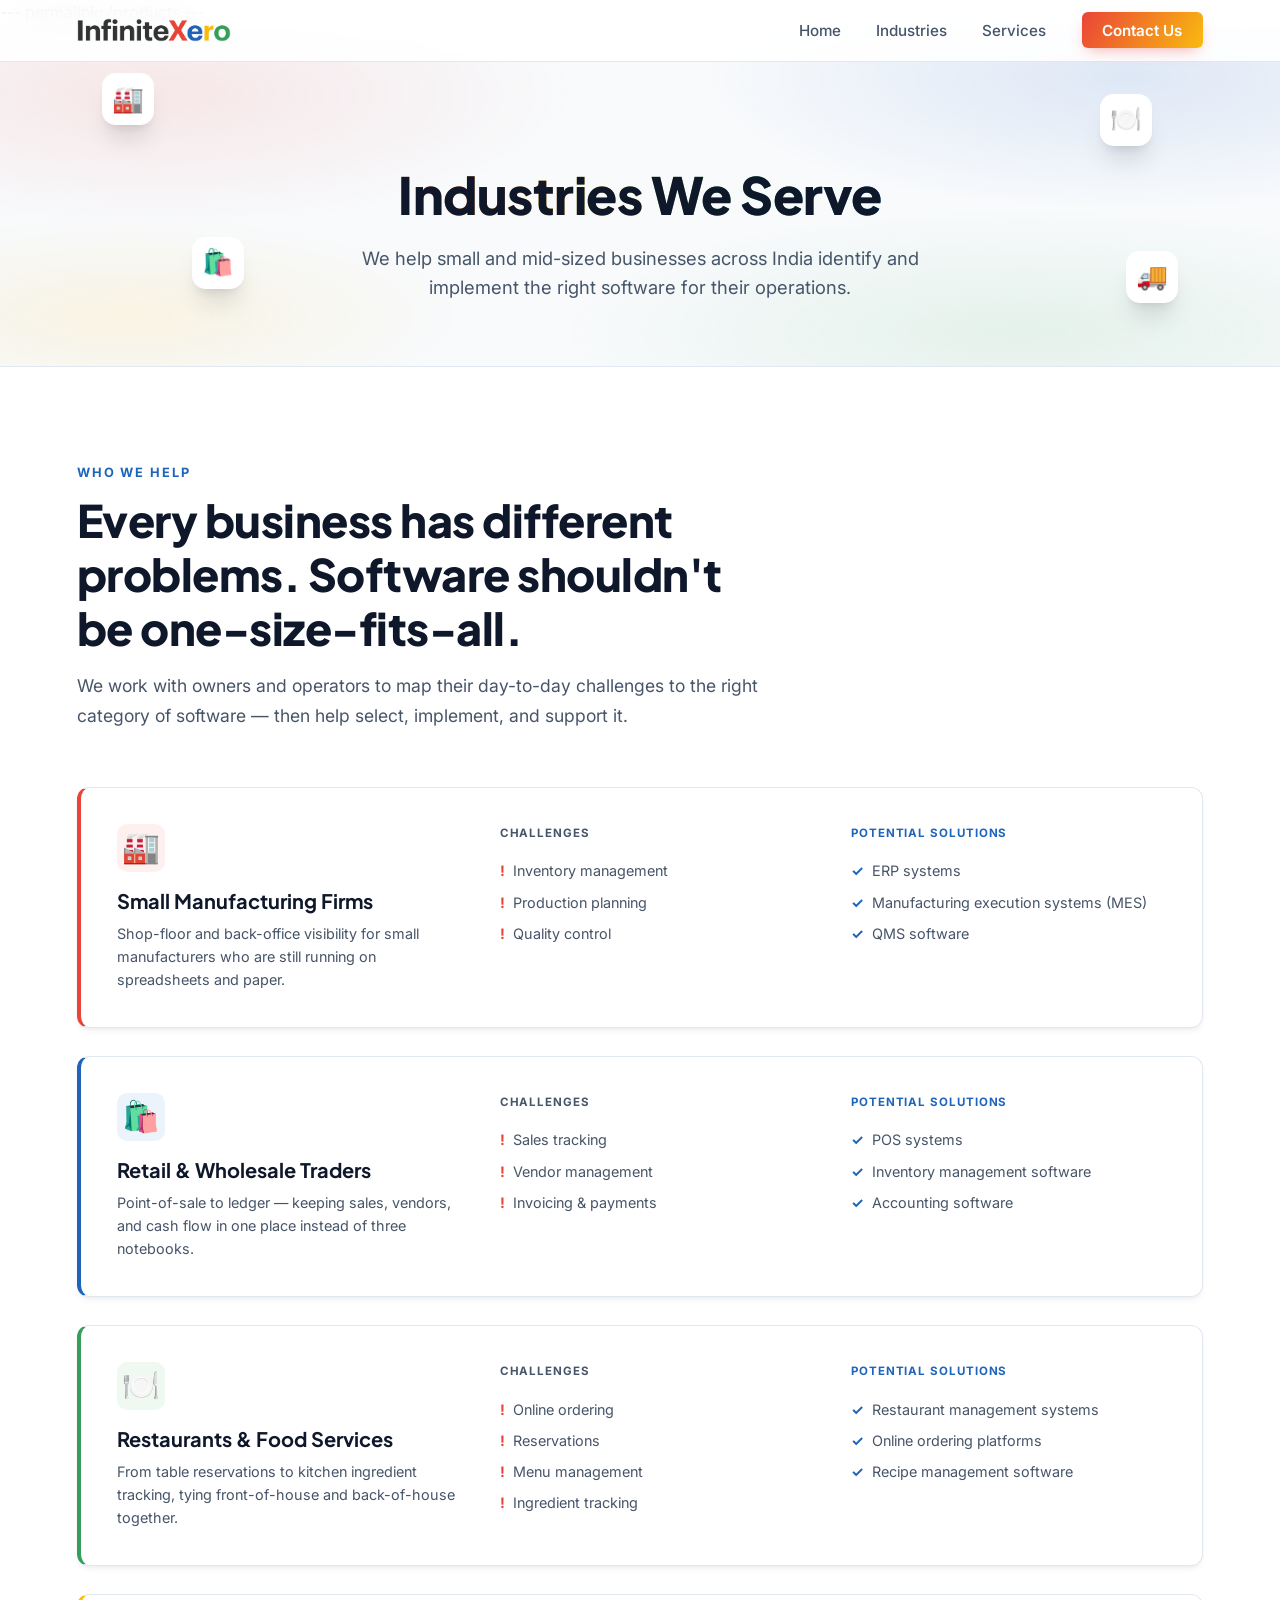
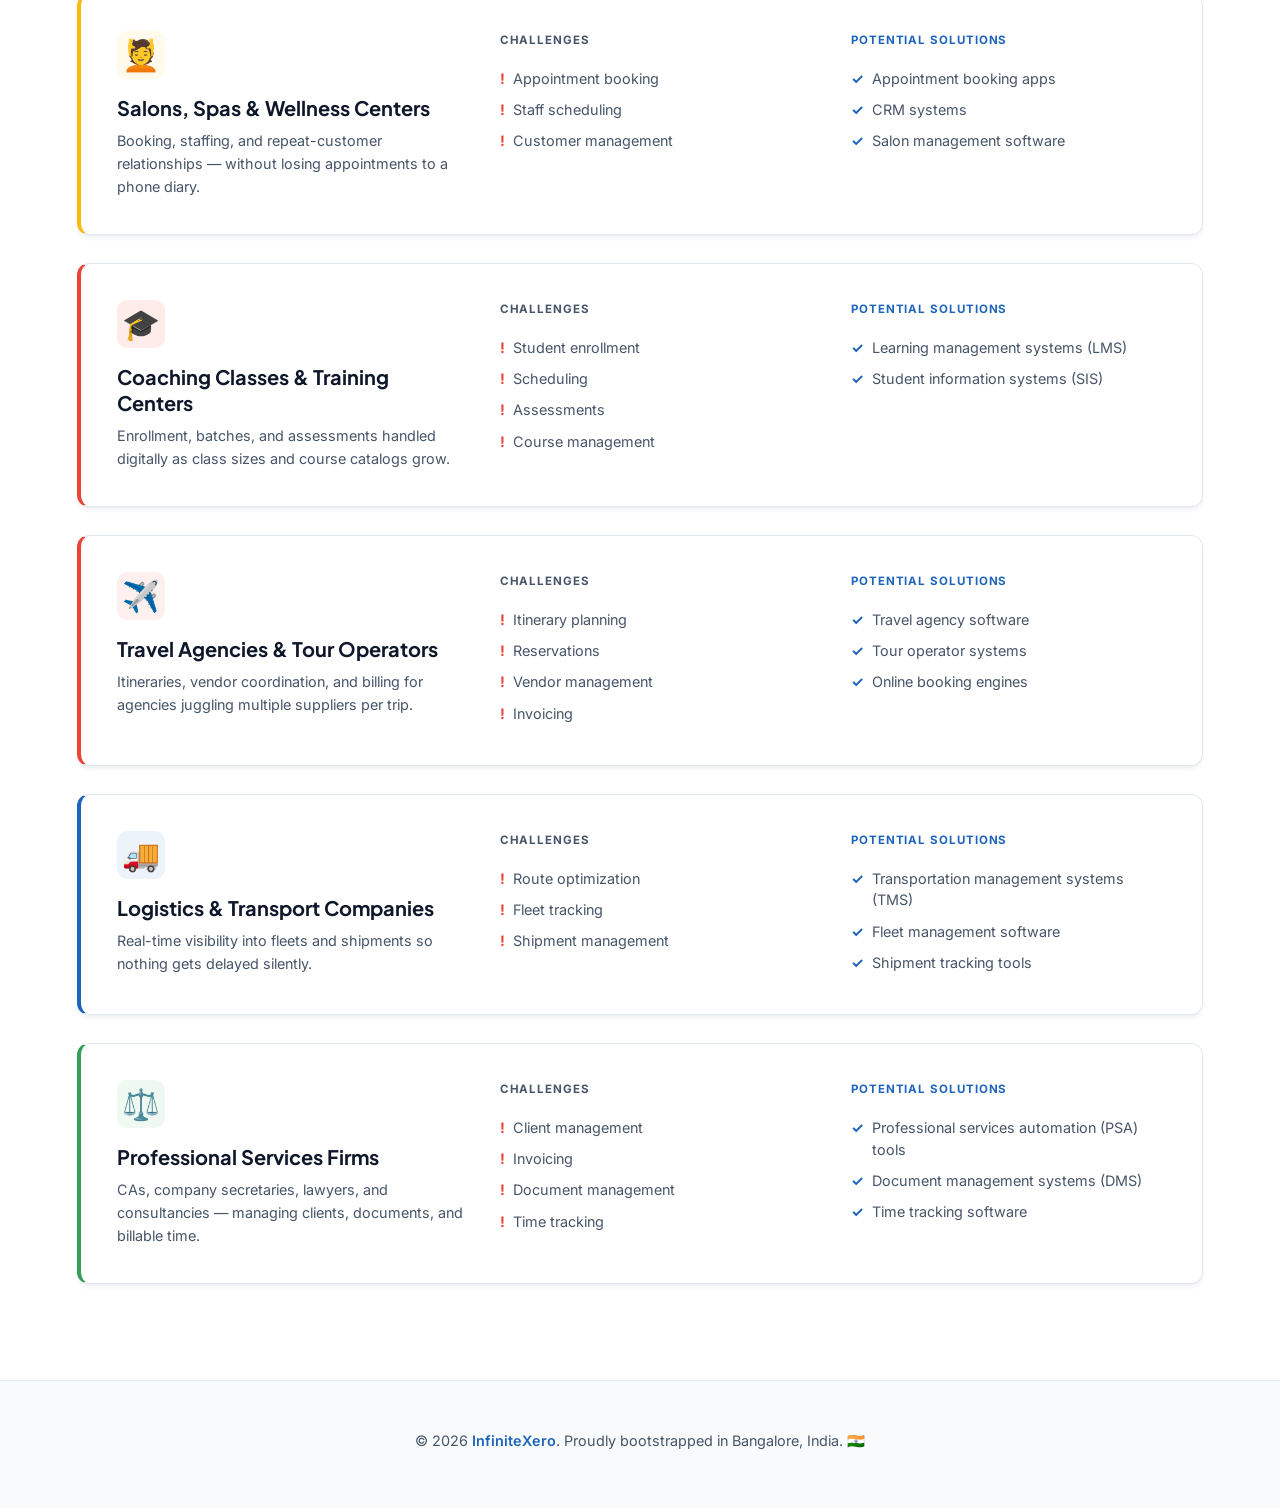
<file: products.html>
---
permalink: /products
---
<!DOCTYPE html>
<html lang="en">

<head>
  <meta charset="UTF-8" />
  <meta name="viewport" content="width=device-width, initial-scale=1.0" />
  <title>Industries We Serve — InfiniteXero</title>
  <link rel="stylesheet" href="/style.css" />
    <link rel="icon" type="image/png" href="/ix_logo_lightbg.png" />
  <style>
    /* ── PAGE-SPECIFIC INDUSTRIES STYLE ── */
    .page-hero {
      min-height: 35vh;
      display: flex;
      flex-direction: column;
      align-items: center;
      justify-content: center;
      text-align: center;
      padding: 8rem 6% 4rem;
      background: var(--bg-secondary);
      border-bottom: 1px solid var(--border);
      position: relative;
      overflow: hidden;
    }

    .page-hero h1 {
      font-family: 'Plus Jakarta Sans', sans-serif;
      font-size: clamp(2.2rem, 5vw, 3.2rem);
      font-weight: 800;
      color: var(--text);
      margin-bottom: 0.5rem;
      letter-spacing: -0.5px;
    }

    .page-hero p {
      color: var(--text-muted);
      font-size: 1.15rem;
      max-width: 640px;
      margin: 0 auto;
    }

    #industries {
      background: var(--bg);
    }

    .industries-grid {
      display: grid;
      grid-template-columns: 1fr;
      gap: 1.75rem;
    }

    .industry-card {
      background: var(--card-bg);
      border: 1px solid var(--border);
      border-radius: 12px;
      padding: 2.25rem;
      box-shadow: var(--card-shadow);
      transition: box-shadow 0.3s, border-color 0.3s;
      display: grid;
      grid-template-columns: 1.1fr 1fr 1fr;
      gap: 2.25rem;
    }

    .industry-card:hover {
      box-shadow: var(--card-shadow-hover);
    }

    .industry-card.c1 { border-left: 4px solid var(--accent-red); }
    .industry-card.c2 { border-left: 4px solid var(--accent-blue); }
    .industry-card.c3 { border-left: 4px solid var(--accent-green); }
    .industry-card.c4 { border-left: 4px solid var(--accent-yellow); }
    .industry-card.c5 { border-left: 4px solid var(--accent-red); }

    .industry-intro {
      display: flex;
      flex-direction: column;
    }

    .industry-icon {
      font-size: 1.9rem;
      margin-bottom: 1rem;
      width: 48px;
      height: 48px;
      display: flex;
      align-items: center;
      justify-content: center;
      border-radius: 10px;
    }

    .c1 .industry-icon { background: rgba(234, 67, 53, 0.08); color: var(--accent-red); }
    .c2 .industry-icon { background: rgba(30, 98, 201, 0.08); color: var(--accent-blue); }
    .c3 .industry-icon { background: rgba(52, 168, 83, 0.08); color: var(--accent-green); }
    .c4 .industry-icon { background: rgba(251, 188, 5, 0.08); color: var(--accent-yellow); }
    .c5 .industry-icon { background: rgba(234, 68, 56, 0.1); color: var(--accent-red); }

    .industry-name {
      font-family: 'Plus Jakarta Sans', sans-serif;
      font-size: 1.25rem;
      font-weight: 700;
      color: var(--text);
      margin-bottom: 0.5rem;
      line-height: 1.3;
    }

    .industry-desc {
      color: var(--text-muted);
      font-size: 0.9rem;
      line-height: 1.6;
    }

    .industry-col-label {
      font-size: 0.72rem;
      font-weight: 700;
      letter-spacing: 0.08em;
      text-transform: uppercase;
      margin-bottom: 0.85rem;
    }

    .industry-col-label.challenges { color: var(--text-muted); }
    .industry-col-label.solutions { color: var(--accent-blue); }

    .industry-list {
      list-style: none;
    }

    .industry-list li {
      color: var(--text-muted);
      font-size: 0.9rem;
      line-height: 1.5;
      padding: 0.3rem 0;
      display: flex;
      align-items: flex-start;
      gap: 0.5rem;
    }

    .challenges-list li::before {
      content: '!';
      color: var(--accent-red);
      font-weight: 700;
      flex-shrink: 0;
    }

    .solutions-list li::before {
      content: '✓';
      color: var(--accent-blue);
      font-weight: 700;
      flex-shrink: 0;
    }

    @media (max-width: 900px) {
      .industry-card {
        grid-template-columns: 1fr;
        gap: 1.25rem;
      }
    }
  </style>
</head>

<body>

  <!-- NAV -->
  <nav>
    <a class="logo" href="/home">
      <img src="/infinitexero_logo.png" alt="InfiniteXero" />
    </a>
    <button class="hamburger" id="hamburger">
      <span></span>
      <span></span>
      <span></span>
    </button>
    <ul class="nav-links" id="navLinks">
      <li><a href="/home">Home</a></li>
      <li><a href="/products">Industries</a></li>
      <li><a href="/services">Services</a></li>
      <li><a href="/contact-us.html" class="nav-cta">Contact Us</a></li>
    </ul>
  </nav>

  <script>
    const hamburger = document.getElementById('hamburger');
    const navLinks = document.getElementById('navLinks');

    hamburger.addEventListener('click', () => {
      hamburger.classList.toggle('active');
      navLinks.classList.toggle('active');
    });

    document.querySelectorAll('.nav-links a').forEach(link => {
      link.addEventListener('click', () => {
        hamburger.classList.remove('active');
        navLinks.classList.remove('active');
      });
    });
  </script>

  <!-- PAGE HEADER -->
  <section class="page-hero">
    <span class="deco-badge d1">🏭</span>
    <span class="deco-badge d2">🛍️</span>
    <span class="deco-badge d3">🍽️</span>
    <span class="deco-badge d4">🚚</span>
    <h1>Industries We Serve</h1>
    <p>We help small and mid-sized businesses across India identify and implement the right software for their operations.</p>
  </section>

  <!-- INDUSTRIES -->
  <section id="industries">
    <div class="section-header">
      <div class="section-eyebrow">Who We Help</div>
      <h2 class="section-title">Every business has different problems. Software shouldn't be one-size-fits-all.</h2>
      <p class="section-sub">We work with owners and operators to map their day-to-day challenges to the right category of software — then help select, implement, and support it.</p>
    </div>

    <div class="industries-grid">

      <!-- MANUFACTURING -->
      <div class="industry-card c1">
        <div class="industry-intro">
          <div class="industry-icon">🏭</div>
          <div class="industry-name">Small Manufacturing Firms</div>
          <p class="industry-desc">Shop-floor and back-office visibility for small manufacturers who are still running on spreadsheets and paper.</p>
        </div>
        <div>
          <div class="industry-col-label challenges">Challenges</div>
          <ul class="industry-list challenges-list">
            <li>Inventory management</li>
            <li>Production planning</li>
            <li>Quality control</li>
          </ul>
        </div>
        <div>
          <div class="industry-col-label solutions">Potential Solutions</div>
          <ul class="industry-list solutions-list">
            <li>ERP systems</li>
            <li>Manufacturing execution systems (MES)</li>
            <li>QMS software</li>
          </ul>
        </div>
      </div>

      <!-- RETAIL & WHOLESALE -->
      <div class="industry-card c2">
        <div class="industry-intro">
          <div class="industry-icon">🛍️</div>
          <div class="industry-name">Retail & Wholesale Traders</div>
          <p class="industry-desc">Point-of-sale to ledger — keeping sales, vendors, and cash flow in one place instead of three notebooks.</p>
        </div>
        <div>
          <div class="industry-col-label challenges">Challenges</div>
          <ul class="industry-list challenges-list">
            <li>Sales tracking</li>
            <li>Vendor management</li>
            <li>Invoicing & payments</li>
          </ul>
        </div>
        <div>
          <div class="industry-col-label solutions">Potential Solutions</div>
          <ul class="industry-list solutions-list">
            <li>POS systems</li>
            <li>Inventory management software</li>
            <li>Accounting software</li>
          </ul>
        </div>
      </div>

      <!-- RESTAURANTS & FOOD -->
      <div class="industry-card c3">
        <div class="industry-intro">
          <div class="industry-icon">🍽️</div>
          <div class="industry-name">Restaurants & Food Services</div>
          <p class="industry-desc">From table reservations to kitchen ingredient tracking, tying front-of-house and back-of-house together.</p>
        </div>
        <div>
          <div class="industry-col-label challenges">Challenges</div>
          <ul class="industry-list challenges-list">
            <li>Online ordering</li>
            <li>Reservations</li>
            <li>Menu management</li>
            <li>Ingredient tracking</li>
          </ul>
        </div>
        <div>
          <div class="industry-col-label solutions">Potential Solutions</div>
          <ul class="industry-list solutions-list">
            <li>Restaurant management systems</li>
            <li>Online ordering platforms</li>
            <li>Recipe management software</li>
          </ul>
        </div>
      </div>

      <!-- SALONS, SPAS & WELLNESS -->
      <div class="industry-card c4">
        <div class="industry-intro">
          <div class="industry-icon">💆</div>
          <div class="industry-name">Salons, Spas & Wellness Centers</div>
          <p class="industry-desc">Booking, staffing, and repeat-customer relationships — without losing appointments to a phone diary.</p>
        </div>
        <div>
          <div class="industry-col-label challenges">Challenges</div>
          <ul class="industry-list challenges-list">
            <li>Appointment booking</li>
            <li>Staff scheduling</li>
            <li>Customer management</li>
          </ul>
        </div>
        <div>
          <div class="industry-col-label solutions">Potential Solutions</div>
          <ul class="industry-list solutions-list">
            <li>Appointment booking apps</li>
            <li>CRM systems</li>
            <li>Salon management software</li>
          </ul>
        </div>
      </div>

      <!-- COACHING & TRAINING -->
      <div class="industry-card c5">
        <div class="industry-intro">
          <div class="industry-icon">🎓</div>
          <div class="industry-name">Coaching Classes & Training Centers</div>
          <p class="industry-desc">Enrollment, batches, and assessments handled digitally as class sizes and course catalogs grow.</p>
        </div>
        <div>
          <div class="industry-col-label challenges">Challenges</div>
          <ul class="industry-list challenges-list">
            <li>Student enrollment</li>
            <li>Scheduling</li>
            <li>Assessments</li>
            <li>Course management</li>
          </ul>
        </div>
        <div>
          <div class="industry-col-label solutions">Potential Solutions</div>
          <ul class="industry-list solutions-list">
            <li>Learning management systems (LMS)</li>
            <li>Student information systems (SIS)</li>
          </ul>
        </div>
      </div>

      <!-- TRAVEL AGENCIES -->
      <div class="industry-card c1">
        <div class="industry-intro">
          <div class="industry-icon">✈️</div>
          <div class="industry-name">Travel Agencies & Tour Operators</div>
          <p class="industry-desc">Itineraries, vendor coordination, and billing for agencies juggling multiple suppliers per trip.</p>
        </div>
        <div>
          <div class="industry-col-label challenges">Challenges</div>
          <ul class="industry-list challenges-list">
            <li>Itinerary planning</li>
            <li>Reservations</li>
            <li>Vendor management</li>
            <li>Invoicing</li>
          </ul>
        </div>
        <div>
          <div class="industry-col-label solutions">Potential Solutions</div>
          <ul class="industry-list solutions-list">
            <li>Travel agency software</li>
            <li>Tour operator systems</li>
            <li>Online booking engines</li>
          </ul>
        </div>
      </div>

      <!-- LOGISTICS & TRANSPORT -->
      <div class="industry-card c2">
        <div class="industry-intro">
          <div class="industry-icon">🚚</div>
          <div class="industry-name">Logistics & Transport Companies</div>
          <p class="industry-desc">Real-time visibility into fleets and shipments so nothing gets delayed silently.</p>
        </div>
        <div>
          <div class="industry-col-label challenges">Challenges</div>
          <ul class="industry-list challenges-list">
            <li>Route optimization</li>
            <li>Fleet tracking</li>
            <li>Shipment management</li>
          </ul>
        </div>
        <div>
          <div class="industry-col-label solutions">Potential Solutions</div>
          <ul class="industry-list solutions-list">
            <li>Transportation management systems (TMS)</li>
            <li>Fleet management software</li>
            <li>Shipment tracking tools</li>
          </ul>
        </div>
      </div>

      <!-- PROFESSIONAL SERVICES -->
      <div class="industry-card c3">
        <div class="industry-intro">
          <div class="industry-icon">⚖️</div>
          <div class="industry-name">Professional Services Firms</div>
          <p class="industry-desc">CAs, company secretaries, lawyers, and consultancies — managing clients, documents, and billable time.</p>
        </div>
        <div>
          <div class="industry-col-label challenges">Challenges</div>
          <ul class="industry-list challenges-list">
            <li>Client management</li>
            <li>Invoicing</li>
            <li>Document management</li>
            <li>Time tracking</li>
          </ul>
        </div>
        <div>
          <div class="industry-col-label solutions">Potential Solutions</div>
          <ul class="industry-list solutions-list">
            <li>Professional services automation (PSA) tools</li>
            <li>Document management systems (DMS)</li>
            <li>Time tracking software</li>
          </ul>
        </div>
      </div>

    </div>
  </section>

  <!-- FOOTER -->
  <footer>
    <p>© 2026 <span>InfiniteXero</span>. Proudly bootstrapped in Bangalore, India. 🇮🇳</p>
  </footer>

</body>

</html>
</file>
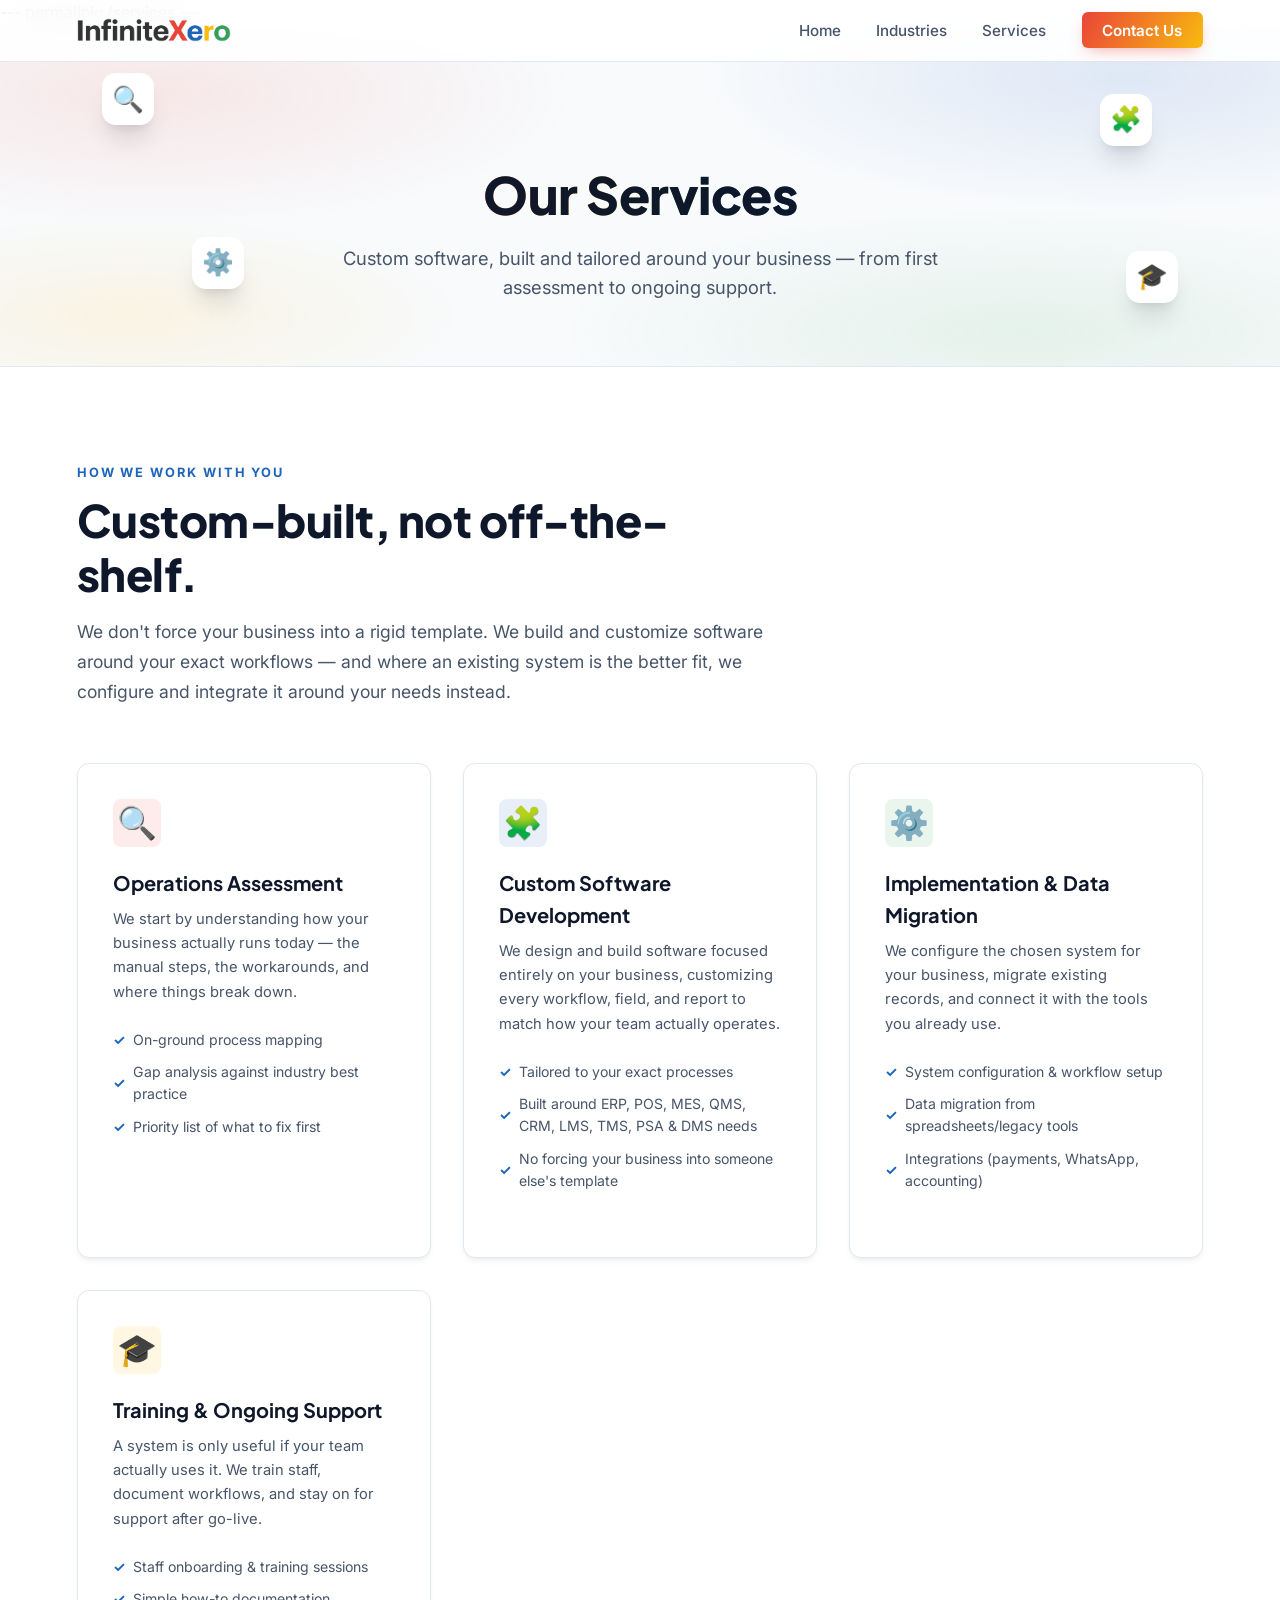
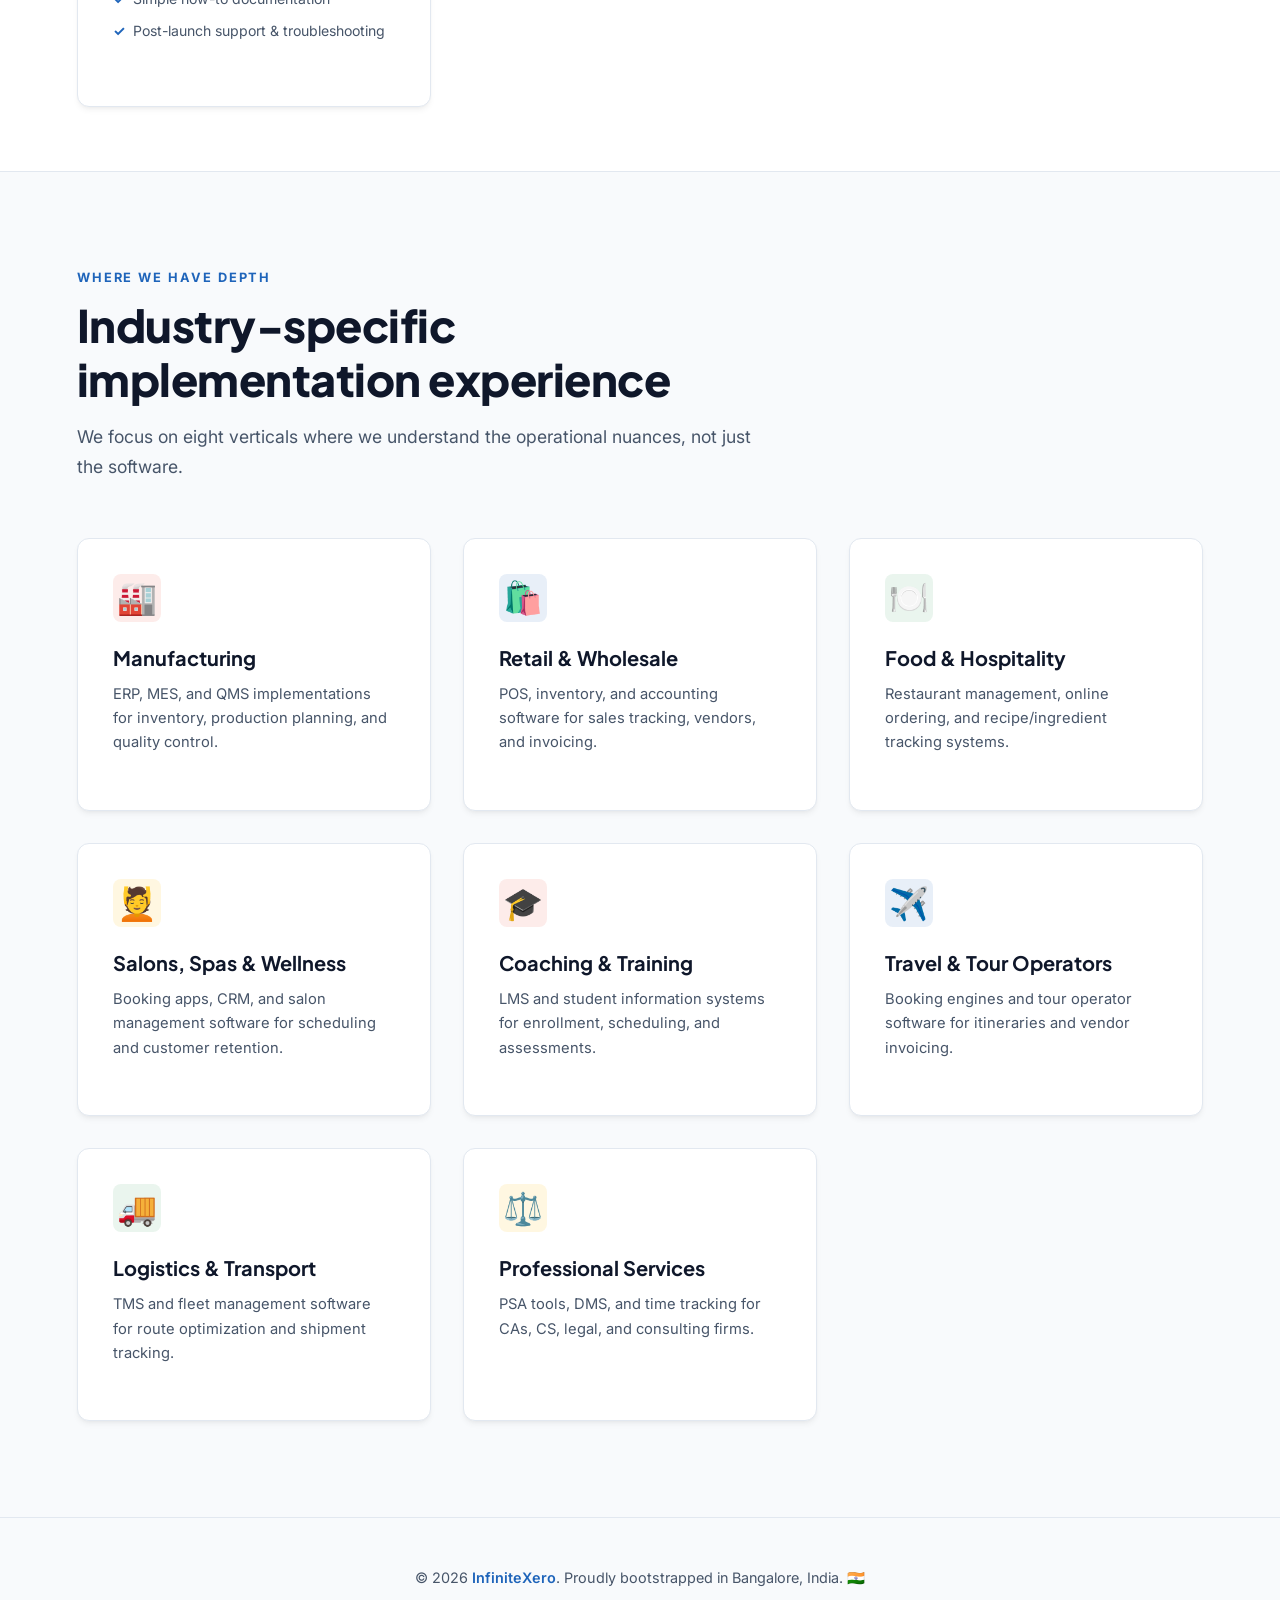
<file: services.html>
---
permalink: /services
---
<!DOCTYPE html>
<html lang="en">

<head>
  <meta charset="UTF-8" />
  <meta name="viewport" content="width=device-width, initial-scale=1.0" />
  <title>Services — InfiniteXero</title>
  <link rel="stylesheet" href="/style.css" />
    <link rel="icon" type="image/png" href="/ix_logo_lightbg.png" />
  <style>
    /* ── PAGE-SPECIFIC SERVICES STYLE ── */
    .page-hero {
      min-height: 35vh;
      display: flex;
      flex-direction: column;
      align-items: center;
      justify-content: center;
      text-align: center;
      padding: 8rem 6% 4rem;
      background: var(--bg-secondary);
      border-bottom: 1px solid var(--border);
      position: relative;
      overflow: hidden;
    }

    .page-hero h1 {
      font-family: 'Plus Jakarta Sans', sans-serif;
      font-size: clamp(2.2rem, 5vw, 3.2rem);
      font-weight: 800;
      color: var(--text);
      margin-bottom: 0.5rem;
      letter-spacing: -0.5px;
    }

    .page-hero p {
      color: var(--text-muted);
      font-size: 1.15rem;
      max-width: 600px;
      margin: 0 auto;
    }

    #services {
      background: var(--bg);
    }

    .services-grid {
      display: grid;
      grid-template-columns: repeat(auto-fit, minmax(280px, 1fr));
      gap: 2rem;
    }

    .service-card {
      background: var(--card-bg);
      border: 1px solid var(--border);
      border-radius: 12px;
      padding: 2.2rem;
      box-shadow: var(--card-shadow);
      transition: transform 0.3s, box-shadow 0.3s, border-color 0.3s;
      display: flex;
      flex-direction: column;
    }

    .service-card:hover {
      transform: translateY(-5px);
      box-shadow: var(--card-shadow-hover);
      border-color: var(--accent-blue);
    }

    .service-icon {
      font-size: 2rem;
      margin-bottom: 1.25rem;
      width: 48px;
      height: 48px;
      display: flex;
      align-items: center;
      justify-content: center;
      border-radius: 8px;
    }

    .icon-indigo { background: rgba(234, 68, 56, 0.1); color: var(--accent-red); }
    .icon-cyan { background: rgba(30, 100, 186, 0.1); color: var(--accent-blue); }
    .icon-green { background: rgba(52, 159, 90, 0.1); color: var(--accent-green); }
    .icon-amber { background: rgba(249, 187, 15, 0.12); color: var(--accent-yellow); }

    .service-name {
      font-family: 'Plus Jakarta Sans', sans-serif;
      font-size: 1.25rem;
      font-weight: 700;
      margin-bottom: 0.5rem;
      color: var(--text);
    }

    .service-desc {
      color: var(--text-muted);
      font-size: 0.92rem;
      line-height: 1.65;
      margin-bottom: 1.25rem;
    }

    .service-bullets {
      list-style: none;
      margin-bottom: 1.5rem;
      flex-grow: 1;
    }

    .service-bullets li {
      color: var(--text-muted);
      font-size: 0.88rem;
      padding: 0.3rem 0;
      display: flex;
      align-items: center;
      gap: 0.5rem;
    }

    .service-bullets li::before {
      content: '✓';
      color: var(--accent-blue);
      font-weight: 700;
    }

    .service-tech {
      display: flex;
      flex-wrap: wrap;
      gap: 0.4rem;
      padding-top: 1rem;
      border-top: 1px solid var(--border);
    }

    .tech-tag {
      background: var(--bg-secondary);
      border: 1px solid var(--border);
      color: var(--text-muted);
      font-size: 0.72rem;
      font-weight: 500;
      padding: 0.25rem 0.65rem;
      border-radius: 6px;
    }
  </style>
</head>

<body>

  <!-- NAV -->
  <nav>
    <a class="logo" href="/home">
      <img src="/infinitexero_logo.png" alt="InfiniteXero" />
    </a>
    <button class="hamburger" id="hamburger">
      <span></span>
      <span></span>
      <span></span>
    </button>
    <ul class="nav-links" id="navLinks">
      <li><a href="/home">Home</a></li>
      <li><a href="/products">Industries</a></li>
      <li><a href="/services">Services</a></li>
      <li><a href="/contact-us.html" class="nav-cta">Contact Us</a></li>
    </ul>
  </nav>

  <script>
    const hamburger = document.getElementById('hamburger');
    const navLinks = document.getElementById('navLinks');

    hamburger.addEventListener('click', () => {
      hamburger.classList.toggle('active');
      navLinks.classList.toggle('active');
    });

    document.querySelectorAll('.nav-links a').forEach(link => {
      link.addEventListener('click', () => {
        hamburger.classList.remove('active');
        navLinks.classList.remove('active');
      });
    });
  </script>

  <!-- PAGE HEADER -->
  <section class="page-hero">
    <span class="deco-badge d1">🔍</span>
    <span class="deco-badge d2">⚙️</span>
    <span class="deco-badge d3">🧩</span>
    <span class="deco-badge d4">🎓</span>
    <h1>Our Services</h1>
    <p>Custom software, built and tailored around your business — from first assessment to ongoing support.</p>
  </section>

  <!-- CORE SERVICES -->
  <section id="services" style="padding-bottom: 4rem;">
    <div class="section-header">
      <div class="section-eyebrow">How We Work With You</div>
      <h2 class="section-title">Custom-built, not off-the-shelf.</h2>
      <p class="section-sub">We don't force your business into a rigid template. We build and customize software around your exact workflows — and where an existing system is the better fit, we configure and integrate it around your needs instead.</p>
    </div>

    <div class="services-grid">
      <!-- Service 1: Needs Assessment -->
      <div class="service-card">
        <div class="service-icon icon-indigo">🔍</div>
        <div class="service-name">Operations Assessment</div>
        <p class="service-desc">We start by understanding how your business actually runs today — the manual steps, the workarounds, and where things break down.</p>
        <ul class="service-bullets">
          <li>On-ground process mapping</li>
          <li>Gap analysis against industry best practice</li>
          <li>Priority list of what to fix first</li>
        </ul>
      </div>

      <!-- Service 2: Custom Software Development -->
      <div class="service-card">
        <div class="service-icon icon-cyan">🧩</div>
        <div class="service-name">Custom Software Development</div>
        <p class="service-desc">We design and build software focused entirely on your business, customizing every workflow, field, and report to match how your team actually operates.</p>
        <ul class="service-bullets">
          <li>Tailored to your exact processes</li>
          <li>Built around ERP, POS, MES, QMS, CRM, LMS, TMS, PSA & DMS needs</li>
          <li>No forcing your business into someone else's template</li>
        </ul>
      </div>

      <!-- Service 3: Implementation -->
      <div class="service-card">
        <div class="service-icon icon-green">⚙️</div>
        <div class="service-name">Implementation & Data Migration</div>
        <p class="service-desc">We configure the chosen system for your business, migrate existing records, and connect it with the tools you already use.</p>
        <ul class="service-bullets">
          <li>System configuration & workflow setup</li>
          <li>Data migration from spreadsheets/legacy tools</li>
          <li>Integrations (payments, WhatsApp, accounting)</li>
        </ul>
      </div>

      <!-- Service 4: Training & Support -->
      <div class="service-card">
        <div class="service-icon icon-amber">🎓</div>
        <div class="service-name">Training & Ongoing Support</div>
        <p class="service-desc">A system is only useful if your team actually uses it. We train staff, document workflows, and stay on for support after go-live.</p>
        <ul class="service-bullets">
          <li>Staff onboarding & training sessions</li>
          <li>Simple how-to documentation</li>
          <li>Post-launch support & troubleshooting</li>
        </ul>
      </div>
    </div>
  </section>

  <!-- INDUSTRY EXPERTISE -->
  <section id="industry-expertise" style="background: var(--bg-secondary); border-top: 1px solid var(--border); padding-top: 6rem; padding-bottom: 6rem;">
    <div class="section-header">
      <div class="section-eyebrow">Where We Have Depth</div>
      <h2 class="section-title">Industry-specific implementation experience</h2>
      <p class="section-sub">We focus on eight verticals where we understand the operational nuances, not just the software.</p>
    </div>

    <div class="services-grid">
      <div class="service-card">
        <div class="service-icon icon-indigo">🏭</div>
        <div class="service-name">Manufacturing</div>
        <p class="service-desc">ERP, MES, and QMS implementations for inventory, production planning, and quality control.</p>
      </div>

      <div class="service-card">
        <div class="service-icon icon-cyan">🛍️</div>
        <div class="service-name">Retail & Wholesale</div>
        <p class="service-desc">POS, inventory, and accounting software for sales tracking, vendors, and invoicing.</p>
      </div>

      <div class="service-card">
        <div class="service-icon icon-green">🍽️</div>
        <div class="service-name">Food & Hospitality</div>
        <p class="service-desc">Restaurant management, online ordering, and recipe/ingredient tracking systems.</p>
      </div>

      <div class="service-card">
        <div class="service-icon icon-amber">💆</div>
        <div class="service-name">Salons, Spas & Wellness</div>
        <p class="service-desc">Booking apps, CRM, and salon management software for scheduling and customer retention.</p>
      </div>

      <div class="service-card">
        <div class="service-icon icon-indigo">🎓</div>
        <div class="service-name">Coaching & Training</div>
        <p class="service-desc">LMS and student information systems for enrollment, scheduling, and assessments.</p>
      </div>

      <div class="service-card">
        <div class="service-icon icon-cyan">✈️</div>
        <div class="service-name">Travel & Tour Operators</div>
        <p class="service-desc">Booking engines and tour operator software for itineraries and vendor invoicing.</p>
      </div>

      <div class="service-card">
        <div class="service-icon icon-green">🚚</div>
        <div class="service-name">Logistics & Transport</div>
        <p class="service-desc">TMS and fleet management software for route optimization and shipment tracking.</p>
      </div>

      <div class="service-card">
        <div class="service-icon icon-amber">⚖️</div>
        <div class="service-name">Professional Services</div>
        <p class="service-desc">PSA tools, DMS, and time tracking for CAs, CS, legal, and consulting firms.</p>
      </div>
    </div>
  </section>

  <!-- FOOTER -->
  <footer>
    <p>© 2026 <span>InfiniteXero</span>. Proudly bootstrapped in Bangalore, India. 🇮🇳</p>
  </footer>

</body>

</html>
</file>
<file: style.css>
/* ── INFINITEXERO GLOBAL STYLE (ZOHO-INSPIRED LIGHT THEME) ── */

@import url('https://fonts.googleapis.com/css2?family=Plus+Jakarta+Sans:wght@400;500;600;700;800&family=Inter:wght@300;400;500;600;700&display=swap');

:root {
  --bg: #ffffff;
  --bg-secondary: #f8fafc;
  --text: #0f172a;
  --text-muted: #475569;
  --border: #e2e8f0;
  --card-bg: #ffffff;
  --card-shadow: 0 4px 6px -1px rgba(0, 0, 0, 0.05), 0 2px 4px -2px rgba(0, 0, 0, 0.05);
  --card-shadow-hover: 0 20px 25px -5px rgba(0, 0, 0, 0.1), 0 8px 10px -6px rgba(0, 0, 0, 0.1);
  
  /* Brand Accents — sampled directly from the InfiniteXero logo (X-e-r-o) */
  --accent-blue: #1e64ba;
  --accent-red: #ea4438;
  --accent-green: #349f5a;
  --accent-yellow: #f9bb0f;

  /* Vibrant gradients built entirely from the 4 brand colors */
  --grad-primary: linear-gradient(120deg, var(--accent-blue), var(--accent-green));
  --grad-warm: linear-gradient(120deg, var(--accent-red), var(--accent-yellow));
  --grad-fresh: linear-gradient(120deg, var(--accent-green), var(--accent-blue));
  --grad-full: linear-gradient(100deg, var(--accent-red) 0%, var(--accent-yellow) 33%, var(--accent-green) 66%, var(--accent-blue) 100%);
}

*, *::before, *::after {
  box-sizing: border-box;
  margin: 0;
  padding: 0;
}

html {
  scroll-behavior: smooth;
}

body {
  background-color: var(--bg);
  color: var(--text);
  font-family: 'Inter', sans-serif;
  line-height: 1.6;
  overflow-x: hidden;
}

/* ── NAV BAR ── */
nav {
  position: fixed;
  top: 0;
  left: 0;
  right: 0;
  z-index: 100;
  display: flex;
  align-items: center;
  justify-content: space-between;
  padding: 1.1rem 6%;
  background: rgba(255, 255, 255, 0.9);
  backdrop-filter: blur(16px);
  border-bottom: 1px solid var(--border);
}
.logo {
  display: flex;
  align-items: center;
  text-decoration: none;
}

.logo img {
  height: 24px;
  display: block;
  transition: height 0.3s ease;
}

@media (max-width: 768px) {
  .logo img {
    height: 20px;
  }
}
.nav-links {
  display: flex;
  align-items: center;
  gap: 2.2rem;
  list-style: none;
}

.nav-links a {
  color: var(--text-muted);
  text-decoration: none;
  font-size: 0.95rem;
  font-weight: 500;
  transition: color 0.2s;
}

.nav-links a:hover {
  color: var(--accent-blue);
}

.nav-cta {
  background: var(--grad-warm);
  color: #ffffff !important;
  padding: 0.55rem 1.3rem;
  border-radius: 6px;
  font-weight: 600 !important;
  transition: transform 0.2s !important, box-shadow 0.2s !important;
  box-shadow: 0 6px 16px -6px rgba(234, 68, 56, 0.5);
}

.nav-cta:hover {
  transform: translateY(-2px);
  box-shadow: 0 10px 20px -6px rgba(249, 187, 15, 0.55);
}

/* ── MOBILE MENU ── */
.hamburger {
  display: none;
  width: 26px;
  height: 20px;
  flex-direction: column;
  justify-content: space-between;
  background: none;
  border: none;
  cursor: pointer;
  padding: 0;
  z-index: 101;
}

.hamburger span {
  width: 100%;
  height: 2px;
  background: var(--text);
  transition: all 0.3s;
}

.hamburger.active span:nth-child(1) {
  transform: rotate(45deg) translateY(8px);
}

.hamburger.active span:nth-child(2) {
  opacity: 0;
}

.hamburger.active span:nth-child(3) {
  transform: rotate(-45deg) translateY(-8px);
}

@media (max-width: 768px) {
  .hamburger {
    display: flex;
  }
  .nav-links {
    display: none;
    position: absolute;
    top: 100%;
    left: 0;
    right: 0;
    flex-direction: column;
    gap: 0;
    background: #ffffff;
    padding: 1rem 0;
    border-top: 1px solid var(--border);
    border-bottom: 1px solid var(--border);
    box-shadow: 0 4px 6px -1px rgba(0, 0, 0, 0.05);
  }
  .nav-links.active {
    display: flex;
  }
  .nav-links li {
    width: 100%;
  }
  .nav-links a {
    display: block;
    padding: 0.8rem 6%;
    width: 100%;
  }
  .nav-cta {
    margin: 0.5rem 6%;
    text-align: center;
  }
}

/* ── LAYOUT & SECTION SYSTEM ── */
section {
  padding: 6rem 6%;
}

.section-header {
  max-width: 700px;
  margin-bottom: 3.5rem;
}

.section-eyebrow {
  font-size: 0.8rem;
  font-weight: 700;
  letter-spacing: 0.15em;
  text-transform: uppercase;
  color: var(--accent-blue);
  margin-bottom: 0.6rem;
}

.section-title {
  font-family: 'Plus Jakarta Sans', sans-serif;
  font-size: clamp(2rem, 4vw, 2.8rem);
  font-weight: 800;
  color: var(--text);
  line-height: 1.2;
  letter-spacing: -0.5px;
}

.section-sub {
  color: var(--text-muted);
  font-size: 1.1rem;
  margin-top: 1rem;
  line-height: 1.7;
}

/* ── BUTTONS ── */
.btn-primary {
  background: var(--grad-warm);
  background-size: 160% 160%;
  color: #ffffff;
  padding: 0.85rem 2rem;
  border-radius: 6px;
  font-weight: 600;
  font-size: 0.95rem;
  text-decoration: none;
  border: none;
  cursor: pointer;
  transition: background-position 0.5s ease, transform 0.15s ease, box-shadow 0.25s ease;
  display: inline-block;
  box-shadow: 0 8px 20px -8px rgba(234, 68, 56, 0.55);
}

.btn-primary:hover {
  background-position: 100% 100%;
  transform: translateY(-2px);
  box-shadow: 0 12px 24px -8px rgba(249, 187, 15, 0.55);
}

.btn-primary:active {
  transform: translateY(0);
}

.btn-outline {
  background: transparent;
  color: var(--text);
  border: 1.5px solid var(--border);
  padding: 0.85rem 2rem;
  border-radius: 6px;
  font-weight: 600;
  font-size: 0.95rem;
  text-decoration: none;
  cursor: pointer;
  transition: border-color 0.2s, background 0.2s;
  display: inline-block;
}

.btn-outline:hover {
  border-color: var(--text-muted);
  background: rgba(0, 0, 0, 0.02);
}

/* ── FOOTER ── */
footer {
  background-color: var(--bg-secondary);
  border-top: 1px solid var(--border);
  padding: 3rem 6%;
  text-align: center;
  color: var(--text-muted);
  font-size: 0.9rem;
}

footer span {
  color: var(--accent-blue);
  font-weight: 600;
}

footer p {
  margin-bottom: 0.5rem;
}

footer .footer-fineprint {
  font-size: 0.8rem;
  margin-top: 0.75rem;
  opacity: 0.8;
}

/* ── SHARED VIBRANT PAGE-HERO DECORATION ── */
@media (prefers-reduced-motion: reduce) {
  * { animation-duration: 0.01ms !important; animation-iteration-count: 1 !important; transition-duration: 0.01ms !important; }
}

@keyframes deco-float {
  0%, 100% { transform: translate(0, 0) rotate(0deg); }
  50% { transform: translate(10px, -18px) rotate(6deg); }
}

@keyframes deco-float-rev {
  0%, 100% { transform: translate(0, 0) rotate(0deg); }
  50% { transform: translate(-12px, -14px) rotate(-8deg); }
}

@keyframes deco-spin-slow {
  from { transform: rotate(0deg); }
  to { transform: rotate(360deg); }
}

.page-hero {
  position: relative;
  overflow: hidden;
  background:
    radial-gradient(ellipse 55% 65% at 12% 20%, rgba(234, 67, 53, 0.10) 0%, transparent 60%),
    radial-gradient(ellipse 55% 65% at 88% 15%, rgba(30, 98, 201, 0.12) 0%, transparent 60%),
    radial-gradient(ellipse 60% 60% at 80% 90%, rgba(52, 168, 83, 0.10) 0%, transparent 60%),
    radial-gradient(ellipse 45% 50% at 10% 85%, rgba(251, 188, 5, 0.10) 0%, transparent 60%),
    var(--bg-secondary) !important;
}

.page-hero .deco-badge {
  position: absolute;
  font-size: 1.6rem;
  width: 52px;
  height: 52px;
  display: flex;
  align-items: center;
  justify-content: center;
  border-radius: 14px;
  background: #ffffff;
  box-shadow: var(--card-shadow-hover);
  z-index: 0;
  pointer-events: none;
}

.page-hero .deco-badge.d1 { top: 14%; left: 8%; color: var(--accent-red); animation: deco-float 6s ease-in-out infinite; }
.page-hero .deco-badge.d2 { top: 62%; left: 15%; color: var(--accent-yellow); animation: deco-float-rev 7s ease-in-out infinite; }
.page-hero .deco-badge.d3 { top: 20%; right: 10%; color: var(--accent-green); animation: deco-float-rev 5.5s ease-in-out infinite; }
.page-hero .deco-badge.d4 { top: 66%; right: 8%; color: var(--accent-blue); animation: deco-float 6.5s ease-in-out infinite; }

.page-hero h1,
.page-hero p {
  position: relative;
  z-index: 1;
}

.page-hero h1 {
  background: var(--grad-full);
  -webkit-background-clip: text;
  background-clip: text;
  color: transparent;
}

@media (max-width: 768px) {
  .page-hero .deco-badge { display: none; }
}
</file>
